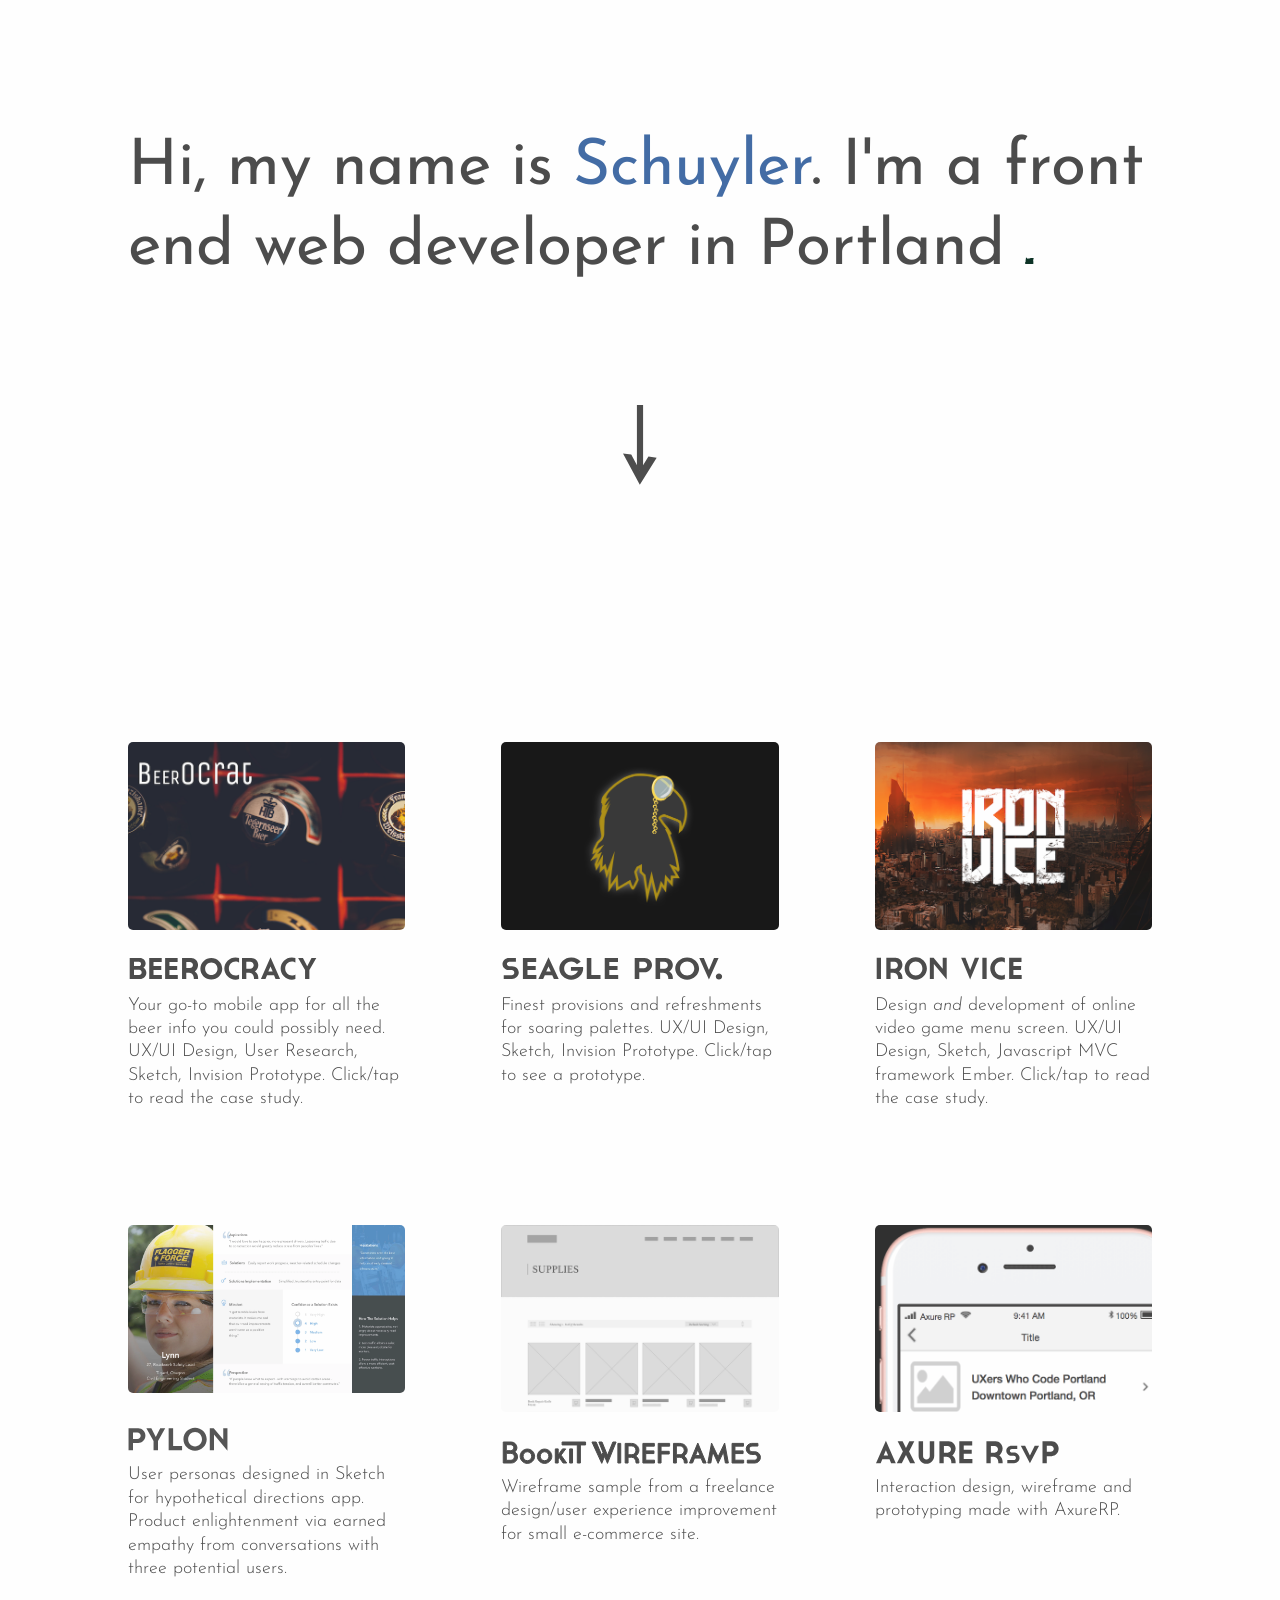
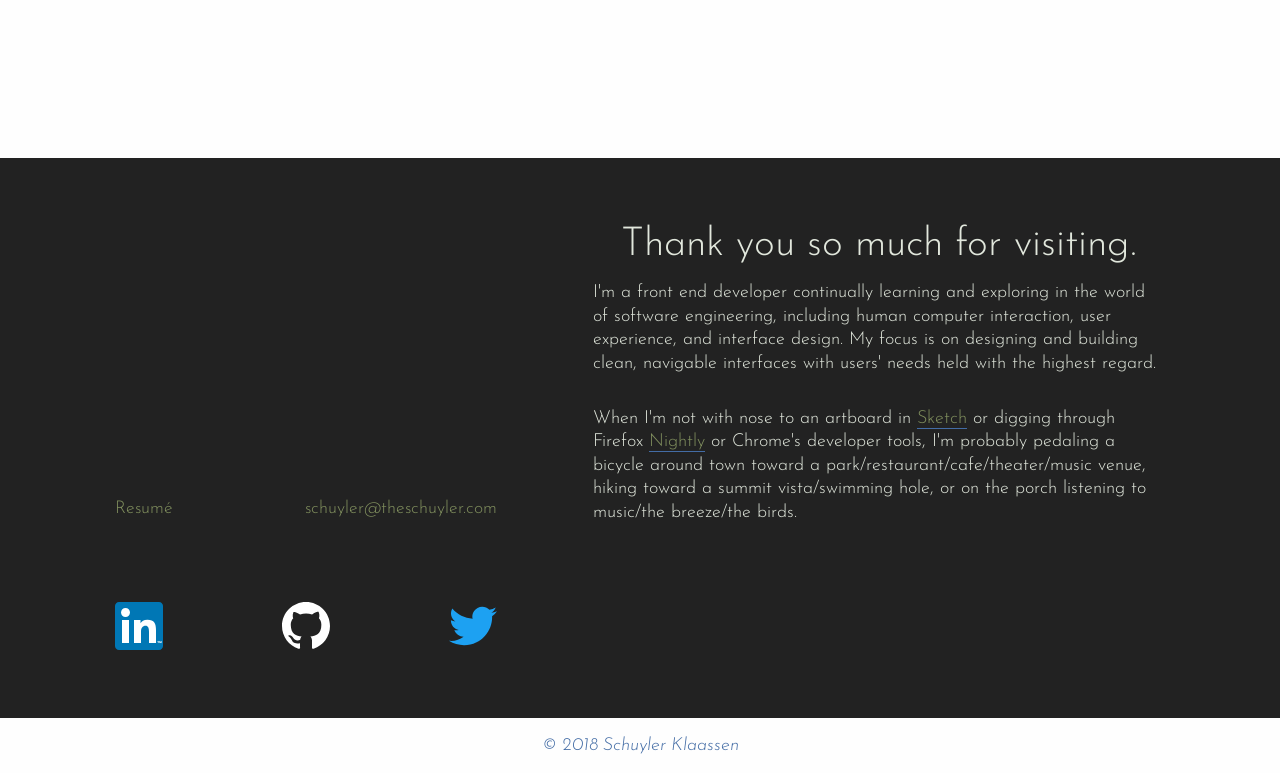
<file: index.html>
<!DOCTYPE html>
<html lang="en">

<head>
    <meta charset="utf-8">
    <meta http-equiv="x-ua-compatible" content="ie=edge">
    <meta name="viewport" content="width=device-width, initial-scale=1">
    <title>Schuyler Klaassen</title>
    <meta name="description" content="Personal portfolio website of Schuyler Klaassen">

    <link rel="stylesheet" type="" href="styles/css/new_home.css">
    
    <script src="https://cdnjs.cloudflare.com/ajax/libs/jquery/2.1.3/jquery.min.js"></script>
    
</head>

<body>
    <main>

        <section id="intro">

            <h1>Hi,&nbsp;my&nbsp;name is <abbr title='✌ SKY - LER ✌'>Schuyler</abbr>.<span id="dot" aria-hidden="true">.<br></span> I'm a front end web developer in Portland<span class="period" aria-hidden="true" alt="Here be extraneous content in the form of the outline of Oregon as a period/full-stop">
                    <svg width="9px" height="7px" viewBox="0 0 9 7" version="1.1" xmlns="http://www.w3.org/2000/svg" xmlns:xlink="http://www.w3.org/1999/xlink"><g id="Page-1" stroke="none" stroke-width="1" fill="none" fill-rule="evenodd"><g id="oregon" fill="#0D3326"><path d="M1.64315501,0.711478099 C1.67371301,0.683824098 1.68585701,0.683692098 1.73289302,0.710576099 C1.76281302,0.727648099 1.81979302,0.7588661 1.85948102,0.7799421 C1.90189702,0.802448101 1.93718502,0.841388101 1.94501702,0.874344102 C1.95236502,0.905210103 1.96576302,0.940344104 1.97478302,0.952444104 C2.01563702,1.0071361 2.02151102,1.12026011 1.98633302,1.17396211 C1.94686502,1.23419811 1.95852502,1.27597611 2.01218302,1.26653811 C2.05972502,1.25815611 2.07457502,1.31212211 2.02947502,1.32941411 C1.98514502,1.34644211 1.82029902,1.30004411 1.82029902,1.27056411 C1.82029902,1.25894811 1.78811302,1.25078611 1.74879902,1.25243611 C1.75955702,1.27093811 1.79739702,1.28939611 1.81444702,1.30644611 C1.83149702,1.32349611 1.85959102,1.33744411 1.87686102,1.33744411 C1.89773902,1.33744411 1.90829902,1.36177611 1.90829902,1.40986811 C1.90829902,1.46662811 1.92968302,1.50328012 2.00729902,1.57944412 C2.06174902,1.63288212 2.10581502,1.66711412 2.10522102,1.65552012 C2.10462702,1.64392612 2.06509302,1.59484412 2.01737502,1.54644412 C1.91395302,1.44154811 1.90053302,1.35944411 1.98677302,1.35944411 C2.03950702,1.35944411 2.04280702,1.36553811 2.03627302,1.45118411 L2.02929902,1.54292412 L2.12352502,1.54813812 C2.17535702,1.55099812 2.24184103,1.56912612 2.27125503,1.58839812 C2.30069103,1.60767012 2.36411703,1.62344412 2.41223103,1.62344412 C2.46034503,1.62344412 2.50581903,1.63334412 2.51329903,1.64544412 C2.53268103,1.67679412 2.62688503,1.67263612 2.70797704,1.63684212 C2.79397504,1.59889212 2.96152704,1.53544412 2.97573904,1.53544412 C2.98154704,1.53544412 2.98629904,1.56903812 2.98629904,1.61009012 C2.98629904,1.65829212 2.99879504,1.68953212 3.02158704,1.69826612 C3.04171704,1.70601012 3.05146304,1.72589812 3.04426904,1.74462012 C3.03731704,1.76274812 3.04378504,1.77744412 3.05870104,1.77744412 C3.07355104,1.77744412 3.09808104,1.79724412 3.11319505,1.82144412 C3.12830905,1.84564412 3.15297105,1.86513612 3.16797505,1.86478412 C3.18300105,1.86441012 3.17798505,1.85402612 3.15679905,1.84168412 C3.13561305,1.82934212 3.11829905,1.80727612 3.11829905,1.79262412 C3.11829905,1.77797212 3.09495704,1.74081412 3.06642304,1.71005812 C2.94914104,1.58358012 2.99490104,1.41605011 3.14366505,1.42724811 C3.18416705,1.43030611 3.25896705,1.42540011 3.30987505,1.41633611 C3.46429305,1.38890211 3.49229905,1.40909811 3.49229905,1.54791812 C3.49229905,1.61365412 3.48239905,1.66744412 3.47029905,1.66744412 C3.45725305,1.66744412 3.44829905,1.74811812 3.44829905,1.86544412 L3.44829905,2.06344413 L3.33898105,2.06344413 C3.24499705,2.06344413 3.23135705,2.05805413 3.24165305,2.02494413 C3.21509905,2.04639413 3.21003905,2.07367413 3.21749705,2.08577413 C3.22497705,2.09787413 3.21560505,2.11369213 3.19668505,2.12095213 C3.17778705,2.12821213 3.16229905,2.14845213 3.16229905,2.16594213 C3.16229905,2.18701813 3.17934905,2.17931813 3.21294305,2.14306213 C3.24924305,2.10390213 3.29137305,2.08641213 3.36144305,2.08141813 L3.45929905,2.07444413 L3.46565705,1.88194412 C3.46915505,1.77608012 3.48151905,1.68944412 3.49315705,1.68944412 C3.50479505,1.68944412 3.51429905,1.63519212 3.51429905,1.56886212 C3.51429905,1.40021011 3.69841706,1.37389811 3.74094306,1.53647812 C3.75546306,1.59202812 3.81046306,1.59128012 3.86695906,1.53478412 C3.89718706,1.50455612 3.93095706,1.49329212 3.97145906,1.49998012 C4.00437106,1.50539212 4.03873507,1.51065012 4.04779907,1.51164012 C4.05686307,1.51263012 4.06429907,1.54345212 4.06429907,1.58012612 C4.06429907,1.62036412 4.07796107,1.65206612 4.09875107,1.66005212 C4.12510707,1.67017212 4.13047507,1.69448212 4.12158707,1.76384812 L4.11001507,1.85444412 L4.13419307,1.76835812 C4.15489507,1.69465812 4.15295907,1.67833412 4.12068507,1.65475012 C4.01603106,1.57821212 4.24135507,1.35359211 4.38054907,1.39567811 C4.41115107,1.40494011 4.41715707,1.40043011 4.40382507,1.37829811 C4.46524907,1.41286011 4.47343307,1.43615811 4.43488907,1.41235411 C4.44971707,1.46172211 4.81713908,1.39286211 4.86985108,1.33462811 C4.89035508,1.31196811 4.92108908,1.29344411 4.93816108,1.29344411 C4.95523308,1.29344411 4.99080709,1.28134411 5.01725109,1.26656011 C5.08118309,1.23078811 5.24882309,1.18562211 5.32219309,1.18441211 C5.35585309,1.18386211 5.39829109,1.16221411 5.4211931,1.13394411 C5.4476591,1.10127411 5.4874791,1.08343211 5.5382991,1.08149611 C5.5806491,1.07986811 5.6845991,1.07304811 5.7692991,1.06633811 C5.8539991,1.05962811 5.93429911,1.05353411 5.94771911,1.05278611 C5.96116111,1.05203811 6.00793311,1.02715611 6.05166911,0.997478105 C6.12840511,0.945404104 6.14886511,0.942984104 6.63774912,0.928090103 L7.14429913,0.912668103 L7.14729113,0.965556104 C7.17193113,0.907322103 7.22275113,0.901184103 7.80346315,0.893066103 C8.27373516,0.886466102 8.27573716,0.886642102 8.30042116,0.935790103 C8.31406116,0.962938104 8.34164916,1.0033081 8.36175716,1.02552811 C8.38184316,1.04772611 8.39829916,1.07751411 8.39829916,1.09168211 C8.39829916,1.11542011 8.40764916,1.11953411 8.47780716,1.12661811 C8.49129316,1.12798211 8.51604316,1.14025811 8.53280716,1.15389811 C8.54959316,1.16753811 8.58204316,1.18225611 8.60494516,1.18656811 C8.64456716,1.19407011 8.66568717,1.21954611 8.69356117,1.29344411 C8.70042517,1.31159411 8.71826717,1.34353811 8.73320517,1.36441611 C8.75533717,1.39532611 8.75331317,1.41437811 8.72235917,1.46680411 C8.70141517,1.50224612 8.68429917,1.54516812 8.68429917,1.56221812 C8.68429917,1.57926812 8.66126517,1.64207812 8.63310516,1.70183012 C8.60494516,1.76156012 8.56950316,1.86984412 8.55436716,1.94244413 C8.50110516,2.19775413 8.42185412,2.24378046 8.42968612,2.29209246 C8.44557012,2.38994847 8.33997716,2.65885214 8.26240516,2.69420614 C8.22430116,2.71156414 8.19715316,2.76011814 8.15856515,2.87990815 C8.12983315,2.96911815 8.09164115,3.06453215 8.07366715,3.09194415 C8.03582715,3.14969415 8.01846915,3.31124015 8.04812515,3.32956616 C8.08143315,3.35015816 8.07087315,3.40544416 8.03360515,3.40544416 C7.94417515,3.40544416 8.13498115,3.51746816 8.23193516,3.52189016 C8.29868316,3.52492616 8.33203516,3.53627816 8.33214516,3.55601216 C8.33223316,3.57227016 8.35141716,3.59055216 8.37478116,3.59666816 C8.42095916,3.60874616 8.41332516,3.66673816 8.36144916,3.69804416 C8.32649116,3.71914216 8.32286116,3.79301817 8.35579516,3.81336817 C8.36873116,3.82135417 8.37233916,3.84421217 8.36382516,3.86416617 C8.35531116,3.88412017 8.34961316,3.92317017 8.35115316,3.95095617 C8.35271516,3.97874217 8.34021916,4.02329217 8.32338916,4.04995617 C8.29707716,4.09169017 8.30204916,4.28964618 8.35907316,5.4691102 C8.39550516,6.22296222 8.42007916,6.84499023 8.41367716,6.85139223 C8.40727516,6.85779423 8.22546716,6.87165423 8.00966915,6.88217023 C7.79387115,6.89270823 7.51088514,6.90692023 7.38079914,6.91376223 L7.14429913,6.92623623 L7.14302313,6.74434023 C7.14234113,6.64428423 7.13398113,6.52284422 7.12447713,6.47444422 C7.11424713,6.42230422 7.11156313,6.49525622 7.11787713,6.65345823 L7.12854713,6.92049423 L6.75692312,6.93387023 C6.55252112,6.94124023 6.26403511,6.95164623 6.11579911,6.95701423 C5.91694111,6.96418623 5.8462111,6.95989623 5.8459691,6.94060223 C5.8179851,6.95730023 5.5662171,6.96693623 4.96079909,6.97274423 L4.10829907,6.98095023 L2.52429903,6.94286823 L2.52033903,6.84065623 L2.51637903,6.73844423 L2.50812903,6.84294423 L2.49987903,6.94744423 L2.08616902,6.94744423 C1.85862302,6.94744423 1.62683101,6.94119623 1.57106101,6.93354023 L1.46968501,6.91965823 L1.46268901,6.67504023 L1.45571501,6.43044422 L1.45100701,6.68967023 L1.44629901,6.94891823 L1.121799,6.93422223 C0.940100998,6.92599423 0.783328995,6.90872423 0.765574994,6.89499623 C0.767598994,6.92645623 0.737040994,6.92966823 0.56799299,6.92036223 C0.330238985,6.90727223 0.228180983,6.84103023 0.207984982,6.68665623 C0.202220982,6.64254623 0.184664982,6.54447023 0.168978981,6.46874622 C0.142446981,6.34061822 0.143348981,6.32891422 0.182046982,6.30062222 C0.217136982,6.27497022 0.219094982,6.26474022 0.194652982,6.23528222 C0.173554981,6.20985022 0.171464981,6.18378022 0.186974982,6.13929622 C0.216432982,6.05477221 0.195620982,5.94004221 0.13272298,5.84029421 C0.0452949786,5.70165021 0.0393989784,5.66889221 0.0854229794,5.5779442 C0.163258981,5.4241862 0.452448987,5.4995142 0.438896987,5.67001421 C0.437400987,5.68895621 0.441316987,5.75570421 0.447608987,5.81833821 L0.459070988,5.93223221 L0.540184989,5.92068221 C0.58997099,5.91357621 0.643848992,5.88524021 0.679686992,5.84729021 C0.711784993,5.81330021 0.756334994,5.78078421 0.778686994,5.77502021 C0.806230995,5.76791421 0.799850995,5.76373421 0.758798994,5.76199621 C0.720694993,5.76039021 0.698298993,5.77073021 0.698298993,5.78991421 C0.698298993,5.82764421 0.618790991,5.88099421 0.540778989,5.89562421 C0.478672988,5.90726221 0.433902987,5.77744021 0.468706988,5.68669021 C0.498076988,5.6101742 0.354922985,5.4734442 0.245450983,5.4734442 C0.13300898,5.4734442 0.136242981,5.4842902 0.189680982,5.2860042 C0.212450982,5.2015462 0.237376983,5.10520819 0.245098983,5.07194419 C0.254558983,5.03117819 0.273258983,5.01144419 0.302452984,5.01144419 C0.336178985,5.01144419 0.348982985,4.99140219 0.360246985,4.92091419 C0.371356986,4.85150419 0.379364986,4.83867819 0.394610986,4.86591419 C0.431196987,4.93132019 0.507624989,4.91112419 0.489122988,4.84094419 C0.480366988,4.80765819 0.471852988,4.76275619 0.470246988,4.74110819 C0.468618988,4.71948219 0.455154987,4.69429218 0.440326987,4.68514018 C0.400088986,4.66032418 0.447036987,4.50621418 0.495832988,4.50289218 C0.463954988,4.48221218 0.461006988,4.47176218 0.479772988,4.43671618 C0.504082988,4.39126418 0.679598992,4.39498218 0.730198993,4.44201818 C0.760954994,4.47059618 0.786298995,4.46569018 0.786298995,4.43112818 C0.786298995,4.39168218 0.740076994,4.35419418 0.680148992,4.34504218 C0.493258988,4.31653018 0.474800988,4.14924217 0.656366992,4.12953017 L0.775298994,4.11661617 L0.658258992,4.11303017 C0.543704989,4.10951017 0.479222988,4.01114817 0.59080699,4.01011417 C0.627722991,4.00976217 0.698298993,3.96083417 0.698298993,3.93557817 C0.698298993,3.92761417 0.670490992,3.91058617 0.636522991,3.89778217 L0.57474699,3.87446217 L0.59564699,3.69494216 L0.616546991,3.51544416 L0.706922993,3.51159416 L0.797298995,3.50776616 L0.701598993,3.49923016 C0.615490991,3.49155216 0.607174991,3.48587616 0.618790991,3.44258016 C0.625896991,3.41609216 0.631836991,3.37713016 0.631990991,3.35594416 C0.632166991,3.33478016 0.639734991,3.31861016 0.648798992,3.32004016 C0.745774994,3.33535216 0.765860994,3.29700615 0.696956993,3.22810215 C0.640284991,3.17143015 0.647698992,3.08644415 0.709298993,3.08644415 C0.760932994,3.08644415 0.808298995,3.05949415 0.808298995,3.03014615 C0.808298995,3.01875015 0.793448995,3.00944415 0.775298994,3.00944415 C0.757148994,3.00944415 0.742298994,2.99884015 0.742298994,2.98588215 C0.742298994,2.97290215 0.729054993,2.94905415 0.712862993,2.93286215 C0.674802992,2.89482415 0.686682992,2.66745414 0.730154993,2.60108014 C0.747468994,2.57465814 0.756136994,2.53200014 0.749404994,2.50628214 C0.725688993,2.41555414 0.796550995,2.34944413 0.917550997,2.34944413 L1.025769,2.34944413 L1.034195,2.44294414 C1.041499,2.52403614 1.043127,2.51965814 1.046449,2.40994414 C1.049419,2.31252813 1.042995,2.28344413 1.018509,2.28344413 C0.996398999,2.28344413 0.984188999,2.25161013 0.978468999,2.17894413 L0.970218999,2.07444413 L0.966258999,2.18833813 C0.963068998,2.28034213 0.969690999,2.30414613 1.000799,2.31228613 C1.021963,2.31780813 0.976752999,2.32348413 0.900324997,2.32489213 C0.751692994,2.32762013 0.732772993,2.29552213 0.822532995,2.19302413 C0.844906996,2.16746013 0.847854996,2.14262213 0.833114996,2.10385813 C0.820112995,2.06962613 0.820772995,2.03570213 0.834940996,2.01038013 C0.849768996,1.98387013 0.849878996,1.95463213 0.835248996,1.92253412 C0.819408995,1.88775212 0.821542995,1.86317812 0.842970996,1.83389612 C0.863848996,1.80531812 0.866202996,1.78142612 0.850934996,1.75289212 C0.834346996,1.72189412 0.836282996,1.71511812 0.859272996,1.72394012 C0.902040997,1.74035212 0.948790998,1.67620012 0.928286998,1.62923012 C0.918980997,1.60789012 0.913348997,1.57808012 0.915790997,1.56294412 C0.918232997,1.54780812 0.903866997,1.53544412 0.883868997,1.53544412 C0.839186996,1.53544412 0.859250996,1.42487211 0.909058997,1.39684411 C0.953828998,1.37163211 0.947580998,1.32087811 0.896298997,1.29344411 C0.837756996,1.26211611 0.840462996,1.22817011 0.901798997,1.22445211 L0.951298998,1.22146011 L0.901446997,1.21186811 C0.843894996,1.20082411 0.834170996,1.01437411 0.886750997,0.930444103 C0.905626997,0.900326103 0.909102997,0.853488102 0.897794997,0.7819441 C0.878610997,0.660570097 0.879358997,0.659954097 0.957590998,0.732510099 C1.044117,0.812722101 1.105475,0.7558521 1.040707,0.655444097 C1.096103,0.690820098 1.192441,0.683252098 1.251357,0.634170097 C1.31704901,0.579456096 1.30523501,0.576684096 1.38986901,0.666444098 C1.46983901,0.751232099 1.57799101,0.7704601 1.64315501,0.711478099 Z"id="Shape"></path></g></g></svg></span>
            </h1>
            <div class="chevron hop">
                <img src="img/ArrowJosefin2.svg" alt="">
            </div>

        </section>

        <section id="work">

            <article class="tile">
                <a class="project" href="beerocrat-casestudy.html" target="_blank">
                    <img class="card" src="img/beerocrat-search-page.png" alt="Beerocrat mobile app design Sketch Invision Prototype">

                    <div class="svg-title beer"></div>
                    
                    <p class="desc">Your go-to mobile app for all the beer info you could possibly need. UX/UI Design, User Research,
                        Sketch, Invision Prototype. Click/tap to read the case study.</p>
                </a>
            </article>

            <article class="tile">
                <a class="project" href="https://invis.io/PED0DJARA" target="_blank">
                    
                    <img class="card" src="img/Seagle_noeye_logo.png" alt="Seagle Food Shop, Caterer">
                    
                    <div class="svg-title seagle"></div>

                    <p class="desc">Finest provisions and refreshments for soaring palettes. UX/UI Design, Sketch, Invision Prototype.
                    Click/tap to see a prototype.</p>
                    
                </a>
                <!-- <a class="link" href="seagle-flow.html" target="_blank">User Flow</a> -->

            </article>

            <article class="tile">

                <a class="project" href="ironvice-casestudy.html" target="_blank">
                    <img class="card" src="img/IronViceWebsite.png" alt="Iron Vice Intro .png Javascript MVC Ember">
                    
                    <div class="svg-title ironvice"></div>
                    
                    <p class="desc">Design <i>and</i> development of online video game menu screen. UX/UI Design, Sketch, Javascript MVC framework Ember. Click/tap to read the case study.</p>
                </a>
            </article>
            
            <article class="tile" id="page">
                <a id="modal_open" class="project" data-action="modal-open">
                    <picture>
                        <source class="card" srcset="img/Persona-Lynn90.webp" type="image/webp" />
                        <source class="card" srcset="img/Persona-Lynn90.jpg" type="image/jpeg" />
                        <img class="card" src="img/Persona-Lynn90.jpg" alt="card cover image for pylon app user personas modal." />
                    </picture>
                    <div class="svg-title pylon"></div>

                    <p class="desc">User personas designed in Sketch for hypothetical directions app. Product enlightenment via earned empathy from conversations with three potential users.</p>
                </a>
            </article>
            
            <article class="tile" id="page2">
                <a id="modal_open2" class="project" data-action="modal-open">
                        <img class="card" src="img/supplies-wireframe-tile.png" alt="card cover image for Supplies wireframe" />
                    <div class="svg-title wireframe"></div>

                    <p class="desc">Wireframe sample from a freelance design/user experience improvement for small e-commerce site.</p>
                </a>
            </article>

            <article class="tile">
                
                <a class="project" href="rsvp.html" target="_blank">
                    <img class="card" src="img/axure-iphone.png" alt="Screenshot of wireframe, prototype example in Axure RP">
            
                    <div class="svg-title axure"></div>
            
                    <p class="desc">Interaction design, wireframe and prototyping made with AxureRP.<br><br></p>
                </a>
            </article>

            <div id="lightbox" class="modal-overlay" aria-hidden="true" aria-labelledby="modal_title" role="dialog">


                <div class="bxslider" id="modal_holder">
                    <h3 id="modal_title">User Personas - Pylon</h3>
                    <picture class="lynn">
                        <source srcset="img/Persona-Lynn90.webp" type="image/webp"/> 
                        <source srcset="img/Persona-Lynn90.jpg" type="image/jpeg"/> 
                        <img src="img/Persona-Lynn90.jpg" alt="card cover image for pylon app user personas modal." />
                    </picture>
                    <hr>
                    <picture class="amanda">
                        <source srcset="img/Persona-Amanda90.webp" type="image/webp" />
                        <source srcset="img/Persona-Amanda90.jpg" type="image/jpeg" />
                        <img src="img/Persona-Amanda90.jpg" alt="">
                    </picture>
                    <hr>
                    <picture class="walter">
                        <source srcset="img/Persona-Walter90.webp" type="image/webp" />
                        <source srcset="img/Persona-Walter90.jpg" type="image/jpeg" />
                        <img src="img/Persona-Walter90.jpg" alt="">
                    </picture>
                    
                    <button class="btn-close" id="modal_close" type="button" aria-label="close">
                        &times;
                    </button>
                </div>
            </div>
            
            <div id="lightbox2" class="modal-overlay" aria-hidden="true" aria-labelledby="modal_title" role="dialog">


                <div class="bxslider" id="modal_holder2">
                    <h3 id="modal_title">Wireframes</h3>
                    <picture class="lynn">
                        <img src="img/supplies-page-wireframe.png" alt="" />
                    </picture>
                    <hr>
                    <picture class="amanda">
                        <img src="img/supplies-detail-page-wireframe.png" alt="">
                    </picture>
                    
                    <button class="btn-close" id="modal_close2" type="button" aria-label="close">
                        &times;
                    </button>
                </div>
            </div>
            
        </section>

        <section id="info">

            <div class="info-container">
                <article class="contact_info">
    
                    <div class="self" title="So meta, dog">
                    </div>
    
                    <div class="access">
    
                        <a target="_blank" class="personal" href="img/SchuylerKlaassen.pdf">Resumé</a>
    
                        <a class="personal" href="mailto:schuyler@theschuyler.com">schuyler@theschuyler.com</a>
                    </div>
    
                    <div class="icon-row">
    
                        <a class="social" title="Linkedin Account" href="https://www.linkedin.com/in/schuylermarinus/">
                            <div class="logo linkedin"></div>
                        </a>
                        <a class="social" title="Github Account" href="https://github.com/schuylermk ">
                            <div class="logo github"></div>
                        </a>
    
                        <a class="social" title="Twitter Profile" href="https://twitter.com/OrenNorwalk">
                            <div class="logo twitter"></div>
                        </a>
    
                        <!-- <a class="social" title="Medium bookmarked articles" href="https://medium.com/@schuylermk/has-recommended">
                            <div class="logo medium"></div>
                        </a>
     -->
                    </div>
                </article>
    
                <article class="statement">
    
                    <h3>Thank you so much for visiting.</h3>
    
                    <p>I'm a front end developer continually learning and exploring in the world of software engineering, including human computer interaction, user experience, and interface design. My focus is
                        on designing and building clean, navigable interfaces with users' needs held with the highest regard.</p>
    
                    <p>When I'm not with nose to an artboard in
                        <a class="product sketch" target="_blank" href="https://www.sketchapp.com/features/">Sketch</a> or digging through Firefox
                        <a class="product nightly" target="_blank" href="https://www.mozilla.org/en-US/firefox/channel/desktop/#nightly">Nightly</a> or Chrome's developer tools, I'm probably pedaling a bicycle around town toward a park/restaurant/cafe/theater/music
                        venue, hiking toward a summit vista/swimming hole, or on the porch listening to music/the breeze/the
                        birds.
                    </p>
    
                    <!--<h3>Writing</h3>-->
                </article>
            </div>

        </section>

        <footer>
            <a href="#">
                <i>&copy; 2018 Schuyler Klaassen</i>
            </a>
        </footer>
    </main>
    <script src="scripts/script.js"></script>
</body>

</html>
</file>
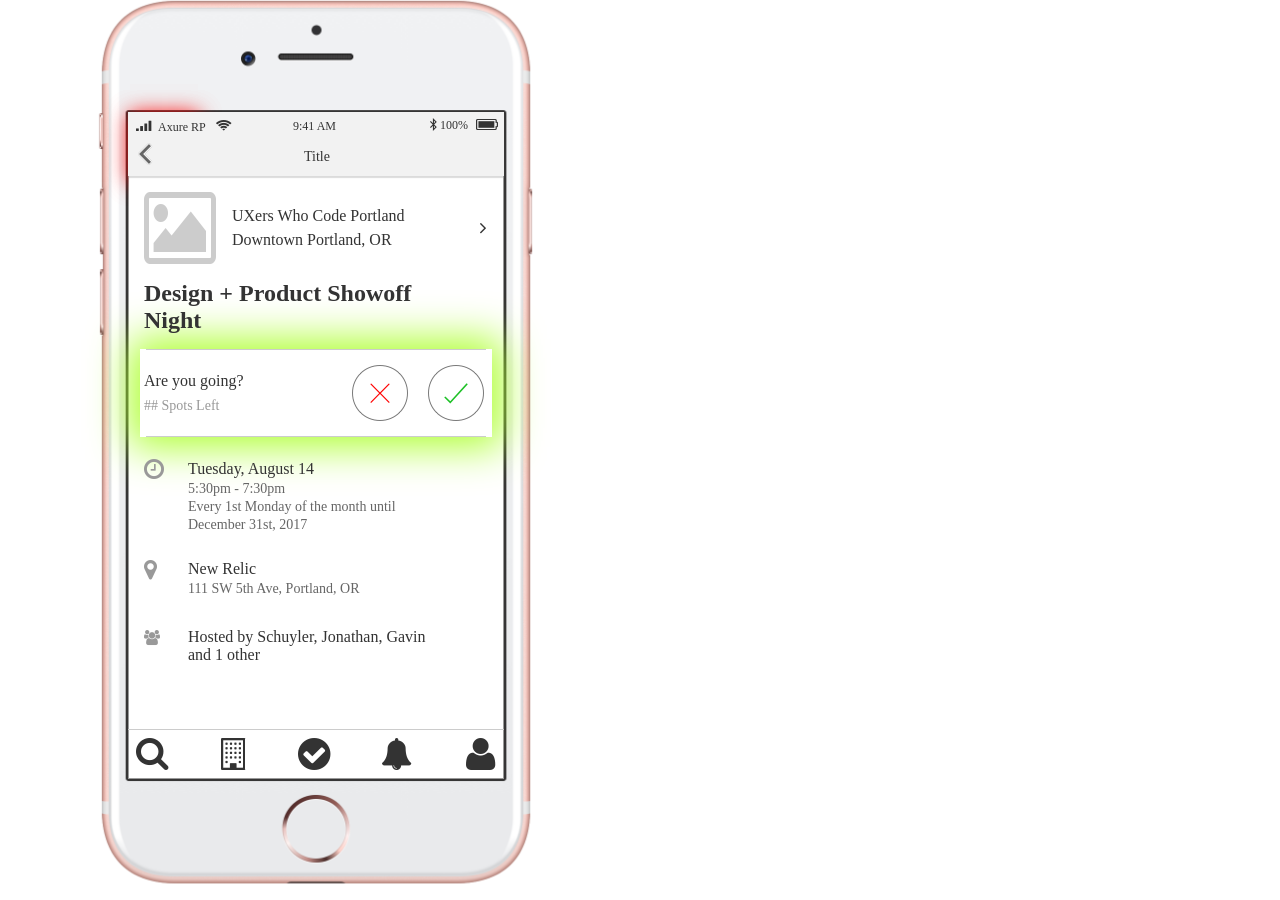
<file: rsvp.html>
﻿<!DOCTYPE html>
<html>
  <head>
    <title>RSVP</title>
    <meta http-equiv="X-UA-Compatible" content="IE=edge"/>
    <meta http-equiv="content-type" content="text/html; charset=utf-8"/>
    <meta name="viewport" content="width=device-width, initial-scale=1.0"/>
    <link href="uxwc/data/startup-iphone.png" rel="apple-touch-startup-image" media="screen and (max-device-width: 320px)"/>
    <link href="uxwc/resources/css/axure_rp_page.css" type="text/css" rel="stylesheet"/>
    <link href="uxwc/data/styles1.css" type="text/css" rel="stylesheet"/>
    <link href="uxwc/files/rsvp/bigstyles.css" type="text/css" rel="stylesheet"/>
    <script src="uxwc/resources/scripts/jquery-1.7.1.min.js"></script>
    <script src="uxwc/resources/scripts/jquery-ui-1.8.10.custom.min.js"></script>
    <script src="uxwc/resources/scripts/prototypePre.js"></script>
    <script src="uxwc/data/document.js"></script>
    <script src="uxwc/resources/scripts/prototypePost.js"></script>
    <script src="uxwc/files/rsvp/data.js"></script>
    <script type="text/javascript">
      $axure.utils.getTransparentGifPath = function() { return 'resources/images/transparent.gif'; };
      $axure.utils.getOtherPath = function() { return 'resources/Other.html'; };
      $axure.utils.getReloadPath = function() { return 'https://3g6b41.axshare.com/#g=1&p=rsvp'; };
    </script>
  </head>
  <body>
    <div id="base" class="">
      <div class="iphone">
      <!-- Unnamed (Dynamic Panel) -->
      <div id="u0" class="ax_default">
        <div id="u0_state0" class="panel_state" data-label="State1" style="">
          <div id="u0_state0_content" class="panel_state_content">
            
            <!-- RSVP Confirmation (Group) -->
            <div id="u1" class="ax_default" data-label="RSVP Confirmation" data-left="0" data-top="0" data-width="376" data-height="667">
              
              <!-- 🔴 No Modal (Group) -->
              <div id="u2" class="ax_default" data-label="🔴 No Modal" data-left="0" data-top="0" data-width="376" data-height="667">
                
                <!-- Modal bg (Rectangle) -->
                
                <div id="u3" class="ax_default box_1" data-label="Modal bg">
                  <div id="u3_div" class=""></div>
                </div>

                <!-- Cancel Modal X (Group) -->
                <div id="u4" class="ax_default" data-label="Cancel Modal X" data-left="8" data-top="8" data-width="48" data-height="48">

                  <!-- Unnamed (Rectangle) -->
                  <div id="u5" class="ax_default box_1">
                    <div id="u5_div" class=""></div>
                  </div>

                  <!-- Unnamed (Shape) -->
                  <div id="u6" class="ax_default icon">
                    <img id="u6_img" class="img " src="uxwc/images/rsvp/u6.png"/>
                  </div>
                </div>

                <!-- Modal Content (Group) -->
                <div id="u7" class="ax_default" data-label="Modal Content" data-left="20" data-top="266" data-width="336" data-height="296">

                  <!-- Unnamed (Rectangle) -->
                  <div id="u8" class="ax_default box_1">
                    <div id="u8_div" class=""></div>
                  </div>

                  <!-- Add to Calendar (Group) -->
                  <div id="u9" class="ax_default" data-label="Add to Calendar" data-left="20" data-top="488" data-width="336" data-height="72">

                    <!-- Add to calendar (Rectangle) -->
                    <div id="u10" class="ax_default box_2" data-label="Add to calendar">
                      <div id="u10_div" class=""></div>
                    </div>

                    <!-- Unnamed (Rectangle) -->
                    <div id="u11" class="ax_default _14_medium_dim">
                      <div id="u11_div" class=""></div>
                      <div id="u11_text" class="text ">
                        <p><span>Go to calendar</span></p>
                      </div>
                    </div>
                  </div>

                  <!-- Unnamed (Rectangle) -->
                  <div id="u12" class="ax_default heading_5">
                    <div id="u12_div" class=""></div>
                    <div id="u12_text" class="text ">
                      <p><span>Future Event Dates</span></p>
                    </div>
                  </div>

                  <!-- RSVP Details (Group) -->
                  <div id="u13" class="ax_default" data-label="RSVP Details" data-left="92" data-top="320" data-width="186" data-height="88">

                    <!-- Click below (Rectangle) -->
                    <div id="u14" class="ax_default _14_medium_dim" data-label="Click below">
                      <div id="u14_div" class=""></div>
                      <div id="u14_text" class="text ">
                        <p><span>Click below for future events!</span></p>
                      </div>
                    </div>

                    <!-- Maybe next time (Rectangle) -->
                    <div id="u15" class="ax_default label" data-label="Maybe next time">
                      <div id="u15_div" class=""></div>
                      <div id="u15_text" class="text ">
                        <p><span>Maybe next time around...</span></p>
                      </div>
                    </div>

                    <!-- You've Declined (Rectangle) -->
                    <div id="u16" class="ax_default _20_bold_dark" data-label="You've Declined">
                      <div id="u16_div" class=""></div>
                      <div id="u16_text" class="text ">
                        <p><span>You've Declined.</span></p>
                      </div>
                    </div>
                  </div>
                </div>

                <!-- Avatar (Group) -->
                <div id="u17" class="ax_default" data-label="Avatar" data-left="156" data-top="234" data-width="64" data-height="64">

                  <!-- Unnamed (Ellipse) -->
                  <div id="u18" class="ax_default ellipse">
                    <img id="u18_img" class="img " src="uxwc/images/rsvp/u18.png"/>
                  </div>

                  <!-- Unnamed (Shape) -->
                  <div id="u19" class="ax_default icon">
                    <img id="u19_img" class="img " src="uxwc/images/rsvp/u19.png"/>
                  </div>
                </div>

                <!-- Label ⚔️ Declined (Group) -->
                <div id="u20" class="ax_default" data-label="Label ⚔️ Declined" data-left="198" data-top="276" data-width="32" data-height="32">

                  <!-- Unnamed (Ellipse) -->
                  <div id="u21" class="ax_default ellipse">
                    <img id="u21_img" class="img " src="uxwc/images/rsvp/u21.png"/>
                  </div>

                  <!-- Unnamed (Shape) -->
                  <div id="u22" class="ax_default icon">
                    <img id="u22_img" class="img " src="uxwc/images/rsvp/u22.png"/>
                  </div>
                </div>
              </div>

              <!-- ✅✅ Confirm Modal (Group) -->
              <div id="u23" class="ax_default" data-label="✅✅ Confirm Modal" data-left="0" data-top="0" data-width="376" data-height="667">

                <!-- Modal bg (Rectangle) -->
                <div id="u24" class="ax_default box_1" data-label="Modal bg">
                  <div id="u24_div" class=""></div>
                </div>

                <!-- Cancel Modal X (Group) -->
                <div id="u25" class="ax_default" data-label="Cancel Modal X" data-left="8" data-top="8" data-width="48" data-height="48">

                  <!-- Unnamed (Rectangle) -->
                  <div id="u26" class="ax_default box_1">
                    <div id="u26_div" class=""></div>
                  </div>

                  <!-- Unnamed (Shape) -->
                  <div id="u27" class="ax_default icon">
                    <img id="u27_img" class="img " src="uxwc/images/rsvp/u6.png"/>
                  </div>
                </div>

                <!-- Unnamed (Group) -->
                <div id="u28" class="ax_default" data-left="20" data-top="266" data-width="336" data-height="296">

                  <!-- Unnamed (Rectangle) -->
                  <div id="u29" class="ax_default box_1">
                    <div id="u29_div" class=""></div>
                  </div>

                  <!-- Add to Calendar (Group) -->
                  <div id="u30" class="ax_default" data-label="Add to Calendar" data-left="20" data-top="488" data-width="336" data-height="72">

                    <!-- Add to calendar (Rectangle) -->
                    <div id="u31" class="ax_default box_2" data-label="Add to calendar">
                      <div id="u31_div" class=""></div>
                    </div>

                    <!-- Unnamed (Rectangle) -->
                    <div id="u32" class="ax_default _14_medium_dim">
                      <div id="u32_div" class=""></div>
                      <div id="u32_text" class="text ">
                        <p><span>Add to calendar</span></p>
                      </div>
                    </div>
                  </div>

                  <!-- Unnamed (Rectangle) -->
                  <div id="u33" class="ax_default heading_5">
                    <div id="u33_div" class=""></div>
                    <div id="u33_text" class="text ">
                      <p><span>Invite a Friend!</span></p>
                    </div>
                  </div>

                  <!-- RSVP Details (Group) -->
                  <div id="u34" class="ax_default" data-label="RSVP Details" data-left="86" data-top="320" data-width="204" data-height="88">

                    <!-- Unnamed (Rectangle) -->
                    <div id="u35" class="ax_default _14_medium_dim">
                      <div id="u35_div" class=""></div>
                      <div id="u35_text" class="text ">
                        <p><span>Aug. 14, 5:30pm</span></p>
                      </div>
                    </div>

                    <!-- Unnamed (Rectangle) -->
                    <div id="u36" class="ax_default label">
                      <div id="u36_div" class=""></div>
                      <div id="u36_text" class="text ">
                        <p><span>Design + Product Showoff Night</span></p>
                      </div>
                    </div>

                    <!-- Unnamed (Rectangle) -->
                    <div id="u37" class="ax_default _20_bold_dark">
                      <div id="u37_div" class=""></div>
                      <div id="u37_text" class="text ">
                        <p><span>You're Going!</span></p>
                      </div>
                    </div>
                  </div>
                </div>

                <!-- Avatar (Group) -->
                <div id="u38" class="ax_default" data-label="Avatar" data-left="156" data-top="234" data-width="64" data-height="64">

                  <!-- Unnamed (Ellipse) -->
                  <div id="u39" class="ax_default ellipse">
                    <img id="u39_img" class="img " src="uxwc/images/rsvp/u18.png"/>
                  </div>

                  <!-- Unnamed (Shape) -->
                  <div id="u40" class="ax_default icon">
                    <img id="u40_img" class="img " src="uxwc/images/rsvp/u19.png"/>
                  </div>
                </div>

                <!-- Check Going (Group) -->
                <div id="u41" class="ax_default" data-label="Check Going" data-left="198" data-top="276" data-width="32" data-height="32">

                  <!-- Unnamed (Ellipse) -->
                  <div id="u42" class="ax_default ellipse">
                    <img id="u42_img" class="img " src="uxwc/images/rsvp/u42.png"/>
                  </div>

                  <!-- Unnamed (Shape) -->
                  <div id="u43" class="ax_default icon">
                    <img id="u43_img" class="img " src="uxwc/images/rsvp/u43.png"/>
                  </div>
                </div>
              </div>

              <!-- Page bg  (Rectangle) -->
              <div id="u44" class="ax_default box_1" data-label="Page bg ">
                <img id="u44_img" class="img " src="uxwc/images/rsvp/page_bg__u44.png"/>
              </div>

              <!-- Bottom Navigation (Group) -->
              <div id="u45" class="ax_default" data-label="Bottom Navigation" data-left="0" data-top="617" data-width="376" data-height="50">

                <!-- Icons/Bottom Nav (Group) -->
                <div id="u46" class="ax_default" data-label="Icons/Bottom Nav" data-left="8" data-top="626" data-width="360" data-height="32">

                  <!-- Unnamed (Shape) -->
                  <div id="u47" class="ax_default icon">
                    <img id="u47_img" class="img " src="uxwc/images/rsvp/u47.png"/>
                  </div>

                  <!-- Unnamed (Shape) -->
                  <div id="u48" class="ax_default icon">
                    <img id="u48_img" class="img " src="uxwc/images/rsvp/u48.png"/>
                  </div>

                  <!-- Unnamed (Shape) -->
                  <div id="u49" class="ax_default icon">
                    <img id="u49_img" class="img " src="uxwc/images/rsvp/u49.png"/>
                  </div>

                  <!-- Unnamed (Shape) -->
                  <div id="u50" class="ax_default icon">
                    <img id="u50_img" class="img " src="uxwc/images/rsvp/u50.png"/>
                  </div>

                  <!-- Unnamed (Shape) -->
                  <div id="u51" class="ax_default icon">
                    <img id="u51_img" class="img " src="uxwc/images/rsvp/u51.png"/>
                  </div>
                </div>

                <!-- Bottom Nav (Rectangle) -->
                <div id="u52" class="ax_default box_2" data-label="Bottom Nav">
                  <div id="u52_div" class=""></div>
                </div>
              </div>

              <!-- GOING (Dynamic Panel) -->
              <div id="u53" class="ax_default" data-label="GOING">
                <div id="u53_state0" class="panel_state" data-label="State1" style="">
                  <div id="u53_state0_content" class="panel_state_content">

                    <!-- Going? (Group) -->
                    <div id="u54" class="ax_default" data-label="Going?" data-left="0" data-top="0" data-width="340" data-height="88">

                      <!-- Unnamed (Rectangle) -->
                      <div id="u55" class="ax_default flow_shape">
                        <div id="u55_div" class=""></div>
                      </div>

                      <!-- ✅ Check Button (Group) -->
                      <div id="u56" class="ax_default" data-label="✅ Check Button" data-left="284" data-top="16" data-width="56" data-height="56">

                        <!-- Unnamed (Ellipse) -->
                        <div id="u57" class="ax_default ellipse">
                          <img id="u57_img" class="img " src="uxwc/images/rsvp/u57.png"/>
                        </div>

                        <!-- Unnamed (Shape) -->
                        <div id="u58" class="ax_default icon">
                          <img id="u58_img" class="img " src="uxwc/images/rsvp/u58.png"/>
                        </div>
                      </div>

                      <!-- ⚔️ Button (Group) -->
                      <div id="u59" class="ax_default" data-label="⚔️ Button" data-left="208" data-top="16" data-width="56" data-height="56">

                        <!-- Unnamed (Ellipse) -->
                        <div id="u60" class="ax_default ellipse">
                          <img id="u60_img" class="img " src="uxwc/images/rsvp/u57.png"/>
                        </div>

                        <!-- Unnamed (Shape) -->
                        <div id="u61" class="ax_default icon">
                          <img id="u61_img" class="img " src="uxwc/images/rsvp/u61.png"/>
                        </div>
                      </div>

                      <!-- You Going? (Group) -->
                      <div id="u62" class="ax_default" data-label="You Going?" data-left="0" data-top="23" data-width="112" data-height="42">

                        <!-- Unnamed (Rectangle) -->
                        <div id="u63" class="ax_default heading_3">
                          <div id="u63_div" class=""></div>
                          <div id="u63_text" class="text ">
                            <p><span>Are you going?</span></p>
                          </div>
                        </div>

                        <!-- Unnamed (Rectangle) -->
                        <div id="u64" class="ax_default heading_5">
                          <div id="u64_div" class=""></div>
                          <div id="u64_text" class="text ">
                            <p><span>## Spots Left</span></p>
                          </div>
                        </div>
                      </div>
                    </div>
                  </div>
                </div>
              </div>

              <!-- Event Info (Group) -->
              <div id="u65" class="ax_default" data-label="Event Info" data-left="16" data-top="347" data-width="304" data-height="206">

                <!-- Hosts (Group) -->
                <div id="u66" class="ax_default" data-label="Hosts" data-left="16" data-top="516" data-width="304" data-height="37">

                  <!-- Unnamed (Shape) -->
                  <div id="u67" class="ax_default icon">
                    <img id="u67_img" class="img " src="uxwc/images/rsvp/u67.png"/>
                  </div>

                  <!-- Unnamed (Rectangle) -->
                  <div id="u68" class="ax_default heading_4">
                    <div id="u68_div" class=""></div>
                    <div id="u68_text" class="text ">
                      <p><span>Hosted by Schuyler, Jonathan, Gavin and 1 other</span></p>
                    </div>
                  </div>
                </div>

                <!-- Location (Group) -->
                <div id="u69" class="ax_default" data-label="Location" data-left="16" data-top="448" data-width="264" data-height="38">

                  <!-- Unnamed (Shape) -->
                  <div id="u70" class="ax_default icon">
                    <img id="u70_img" class="img " src="uxwc/images/rsvp/u70.png"/>
                  </div>

                  <!-- Unnamed (Rectangle) -->
                  <div id="u71" class="ax_default heading_4">
                    <div id="u71_div" class=""></div>
                    <div id="u71_text" class="text ">
                      <p><span>New Relic</span></p>
                    </div>
                  </div>

                  <!-- Unnamed (Rectangle) -->
                  <div id="u72" class="ax_default heading_5">
                    <div id="u72_div" class=""></div>
                    <div id="u72_text" class="text ">
                      <p><span>111 SW 5th Ave, Portland, OR</span></p>
                    </div>
                  </div>
                </div>

                <!-- Date (Group) -->
                <div id="u73" class="ax_default" data-label="Date" data-left="16" data-top="347" data-width="264" data-height="75">

                  <!-- Unnamed (Shape) -->
                  <div id="u74" class="ax_default icon">
                    <img id="u74_img" class="img " src="uxwc/images/rsvp/u74.png"/>
                  </div>

                  <!-- Unnamed (Rectangle) -->
                  <div id="u75" class="ax_default heading_4">
                    <div id="u75_div" class=""></div>
                    <div id="u75_text" class="text ">
                      <p><span>Tuesday, August 14</span></p>
                    </div>
                  </div>

                  <!-- Unnamed (Rectangle) -->
                  <div id="u76" class="ax_default heading_5">
                    <div id="u76_div" class=""></div>
                    <div id="u76_text" class="text ">
                      <p><span>5:30pm - 7:30pm</span></p><p><span>Every 1st Monday of the month until December 31st, 2017 </span></p>
                    </div>
                  </div>
                </div>
              </div>

              <!-- Event Title (Rectangle) -->
              <div id="u77" class="ax_default heading_2" data-label="Event Title">
                <div id="u77_div" class=""></div>
                <div id="u77_text" class="text ">
                  <p><span>Design + Product Showoff Night</span></p>
                </div>
              </div>

              <!-- Meetup Card (Group) -->
              <div id="u78" class="ax_default" data-label="Meetup Card" data-left="16" data-top="80" data-width="344" data-height="72">

                <!-- Card Rectangle (Rectangle) -->
                <div id="u79" class="ax_default box_3" data-label="Card Rectangle">
                  <div id="u79_div" class=""></div>
                </div>

                <!-- Chevron Right (Shape) -->
                <div id="u80" class="ax_default icon" data-label="Chevron Right">
                  <img id="u80_img" class="img " src="uxwc/images/rsvp/chevron_right_u80.png"/>
                </div>

                <!-- Meetup Name (Group) -->
                <div id="u81" class="ax_default" data-label="Meetup Name" data-left="104" data-top="95" data-width="195" data-height="43">

                  <!-- Unnamed (Rectangle) -->
                  <div id="u82" class="ax_default heading_4">
                    <div id="u82_div" class=""></div>
                    <div id="u82_text" class="text ">
                      <p><span>UXers Who Code Portland</span></p>
                    </div>
                  </div>

                  <!-- Unnamed (Rectangle) -->
                  <div id="u83" class="ax_default heading_4">
                    <div id="u83_div" class=""></div>
                    <div id="u83_text" class="text ">
                      <p><span>Downtown Portland, OR</span></p>
                    </div>
                  </div>
                </div>

                <!-- Unnamed (Shape) -->
                <div id="u84" class="ax_default icon">
                  <img id="u84_img" class="img " src="uxwc/images/rsvp/u84.png"/>
                </div>
              </div>

              <!-- Top Nav (Group) -->
              <div id="u85" class="ax_default" data-label="Top Nav" data-left="0" data-top="0" data-width="376" data-height="64">

                <!-- Top Nav (Rectangle) -->
                <div id="u86" class="ax_default box_2" data-label="Top Nav">
                  <img id="u86_img" class="img " src="uxwc/images/rsvp/top_nav_u86.png"/>
                </div>

                <!-- Title (Rectangle) -->
                <div id="u87" class="ax_default heading_5" data-label="Title">
                  <div id="u87_div" class=""></div>
                  <div id="u87_text" class="text ">
                    <p><span>Title</span></p>
                  </div>
                </div>

                <!-- Signal (Group) -->
                <div id="u88" class="ax_default" data-label="Signal" data-left="8" data-top="8" data-width="96" data-height="14">

                  <!-- Unnamed (Shape) -->
                  <div id="u89" class="ax_default icon">
                    <img id="u89_img" class="img " src="uxwc/images/rsvp/u89.png"/>
                  </div>

                  <!-- Unnamed (Rectangle) -->
                  <div id="u90" class="ax_default label">
                    <div id="u90_div" class=""></div>
                    <div id="u90_text" class="text ">
                      <p><span>Axure RP</span></p>
                    </div>
                  </div>

                  <!-- Unnamed (Shape) -->
                  <div id="u91" class="ax_default icon">
                    <img id="u91_img" class="img " src="uxwc/images/rsvp/u91.png"/>
                  </div>
                </div>

                <!-- 9:41 AM (Rectangle) -->
                <div id="u92" class="ax_default label" data-label="9:41 AM">
                  <div id="u92_div" class=""></div>
                  <div id="u92_text" class="text ">
                    <p><span>9:41 AM</span></p>
                  </div>
                </div>

                <!-- Bluetooth & Battery (Group) -->
                <div id="u93" class="ax_default" data-label="Bluetooth &amp; Battery" data-left="302" data-top="6" data-width="68" data-height="14">

                  <!-- Unnamed (Shape) -->
                  <div id="u94" class="ax_default icon">
                    <img id="u94_img" class="img " src="uxwc/images/rsvp/u94.png"/>
                  </div>

                  <!-- Unnamed (Shape) -->
                  <div id="u95" class="ax_default icon">
                    <img id="u95_img" class="img " src="uxwc/images/rsvp/u95.png"/>
                  </div>

                  <!-- Unnamed (Rectangle) -->
                  <div id="u96" class="ax_default label">
                    <div id="u96_div" class=""></div>
                    <div id="u96_text" class="text ">
                      <p><span>100%</span></p>
                    </div>
                  </div>
                </div>

                <!-- Unnamed (Shape) -->
                <div id="u97" class="ax_default icon">
                  <img id="u97_img" class="img " src="uxwc/images/rsvp/u97.png"/>
                </div>
              </div>
            </div>
          </div>
        </div>
      </div>
      
        <!-- <img src="data/startup-iphone.png" alt="iPhone with 2 button Axure clickable prototype"> -->
      </div>
    </div>
  </body>
</html>
</file>
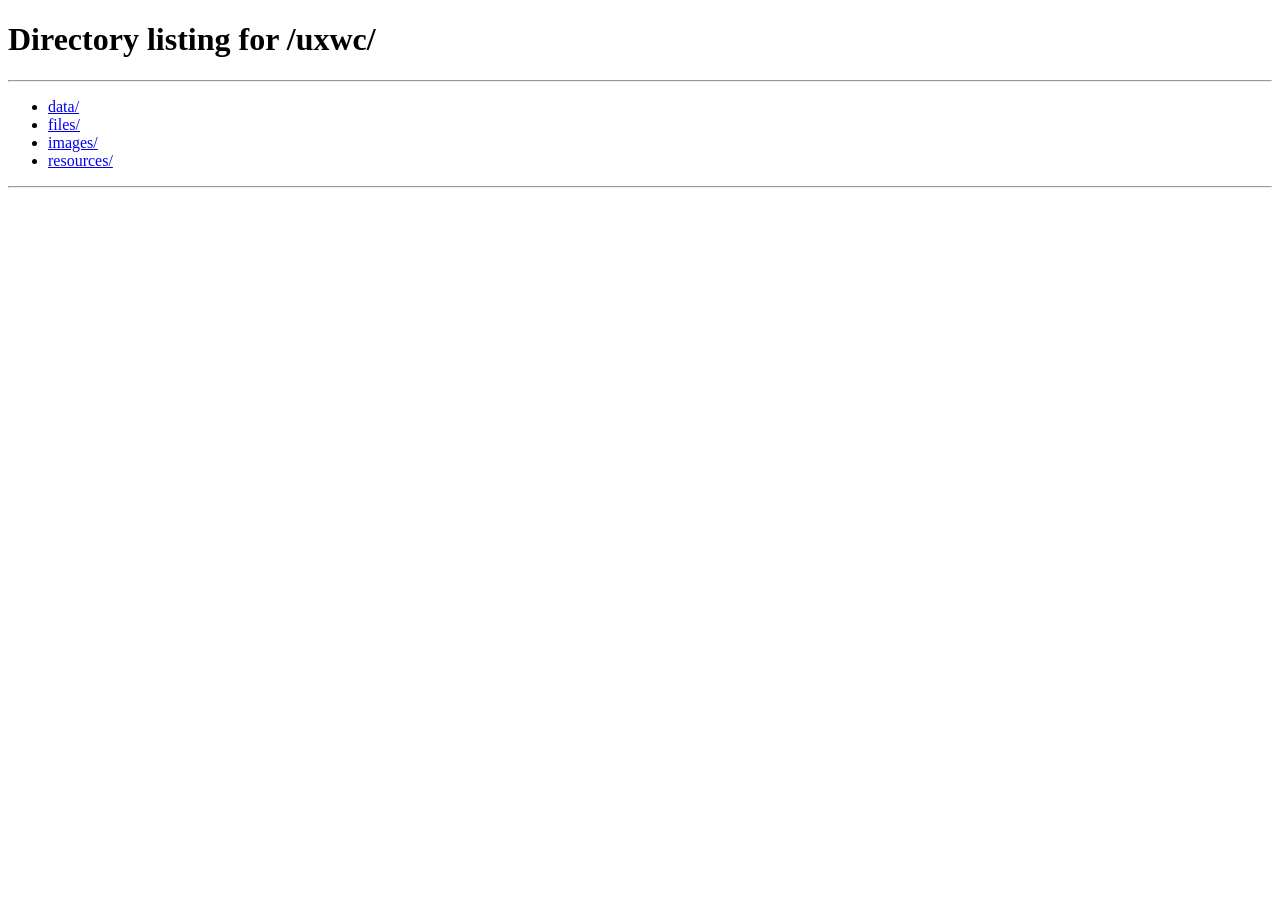
<file: uxwc/resources/reload.html>
﻿<html>
	<head>
		<title></title>
	</head>
	<body>
	
	<script language="javascript">
	function getUrl() {
      var query = window.location.hash.substring(1);
      var vars = query.split("&&&");
      for (var i=0;i<vars.length;i++) {
        var url = vars[i];
        return decodeURI(url).replace("html%23","html#");
      } 
    }

    var rel = '../';
    var url = getUrl();
    if (url.indexOf(":") > 0 && url.indexOf(":") < 10) rel = '';
  self.location.href = rel + url;
  
	</script>
	
	</body>
</html>
</file>
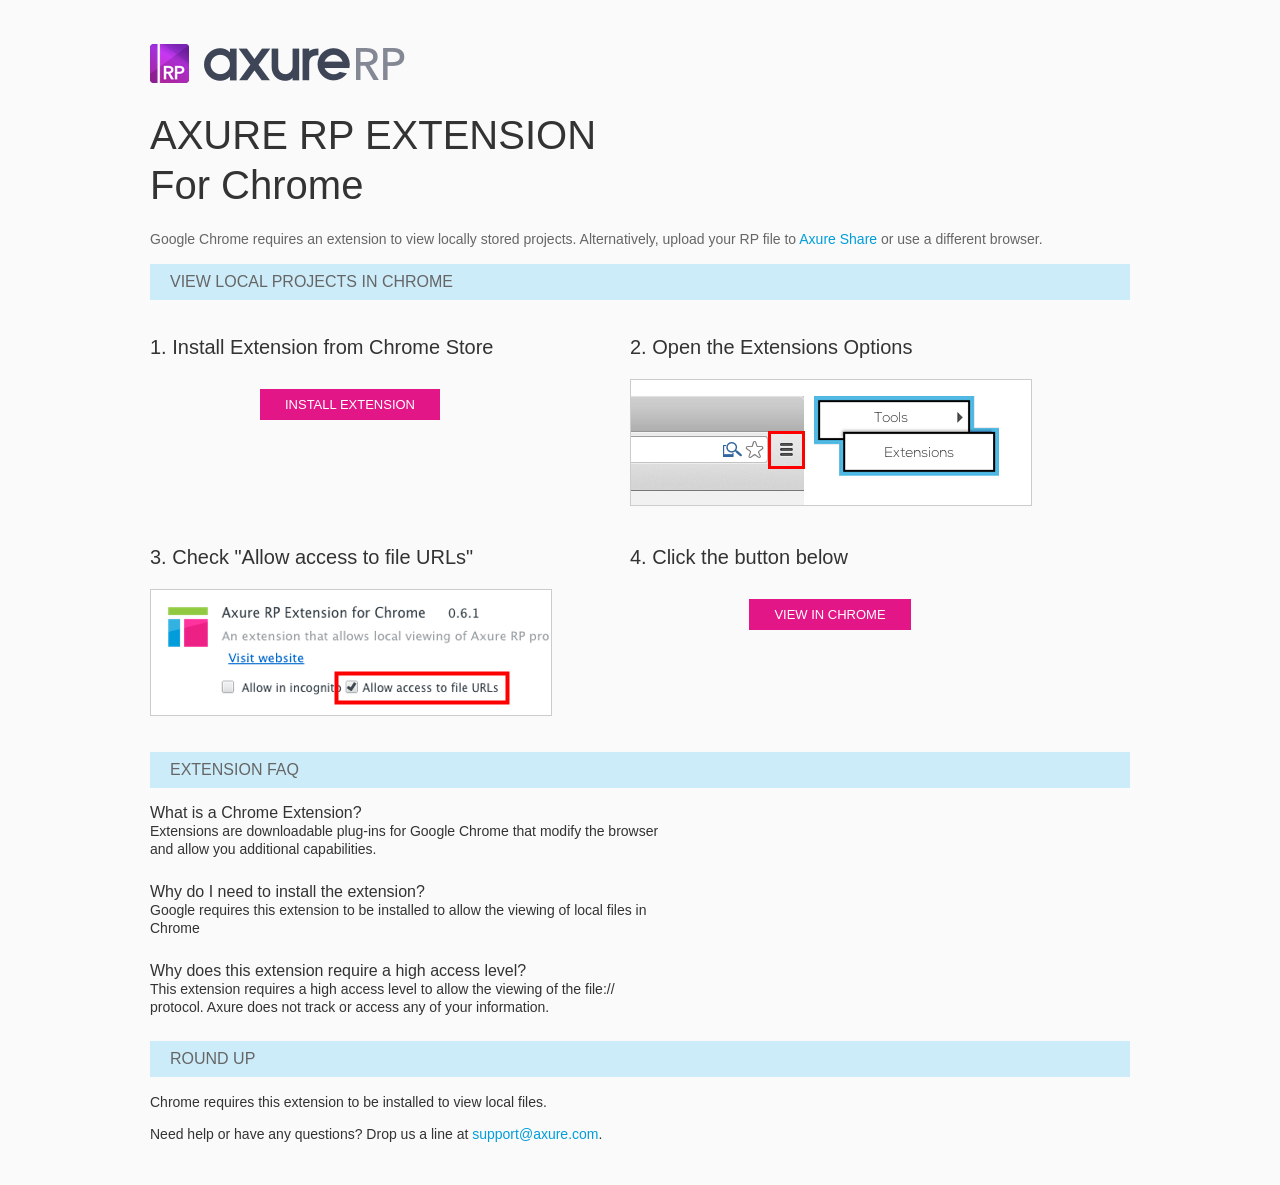
<file: uxwc/resources/chrome/chrome.html>
<html>
<head>
    <title>Install the Axure RP Chrome Extension</title>
    <style type="text/css">
        *
        {
            font-family: Helvetica, Arial, sans-serif;
        }
        body
        {
            text-align: center;
            background-color: #fafafa;
        }
        p
        {
            font-size: 14px;
            line-height: 18px;
            color: #333333;
        }
        div.container
        {
            width: 980px;
            margin-left: auto;
            margin-right: auto;
            text-align: left;
        }
        a
        {
            text-decoration: none;
            color: #009dda;
        }
        .button
        {
            background: #E31687;
            font: normal 16px Arial, sans-serif;
            color: #FFFFFF;
            padding: 8px 25px 8px 25px;
            border: 0;
            display: inline-block;
            margin-top: 10px;
            text-transform: uppercase;
            font-size: 13px;
        }
        a:hover.button
        {
            opacity: .8;
        }
        div.left
        {
            width: 400px;
            float: left;
            margin-right: 80px;
        }
        div.right
        {
            width: 400px;
            float: left;
        }
        div.buttonContainer
        {
            text-align: center;
        }
        h1
        {
            font-size: 40px;
            color: #333333;
            line-height: 50px;
            margin-bottom: 20px;
            font-weight: normal;
        }
        h2
        {
            font-size: 38px;
            font-weight: normal;
            color: #08639C;
            text-align: center;
        }
        h3
        {
            font-size: 20px;
            color: #333333;
            font-weight: normal;
        }
        .heading
        {
            background-color: #cdecf9;
            height: 36px;
            line-height: 36px;
            padding-left: 20px;
            font-size: 16px;
            color: #666666;
        }
        span.faq
        {
            font-size: 16px;
            font-weight: normal;
            color: #333333;
            display: block;
        }
    </style>
</head>
<body>
    <div class="container">
        <br />
        <br />
        <img src="axure_logo.png" alt="axure" />
        <br />
        <h1>
            AXURE RP EXTENSION<br />
            For Chrome</h1>
        <p style="font-size: 14px; color: #666666; margin-top: 10px;">
            Google Chrome requires an extension to view locally stored projects. Alternatively,
            upload your RP file to <a href="https://share.axure.com">Axure Share</a> or use a different
            browser.</p>
        <h3 class="heading">
            VIEW LOCAL PROJECTS IN CHROME</h3>
        <div class="left">
            <h3>
                1. Install Extension from Chrome Store</h3>
            <div class="buttonContainer">
                <a class="button" href="https://chrome.google.com/webstore/detail/dogkpdfcklifaemcdfbildhcofnopogp"
                    target="_blank">Install Extension</a>
            </div>
        </div>
        <div class="right">
            <h3>
                2. Open the Extensions Options</h3>
            <img src="extensions_menu.gif" alt="extensions" />
        </div>
        <div style="clear: both; height: 20px;">
            &nbsp;</div>
        <div class="left">
            <h3>
                3. Check "Allow access to file URLs"</h3>
            <img src="allow_access.gif" alt="allow access" />
        </div>
        <div class="right">
            <h3>
                4. Click the button below</h3>
            <div class="buttonContainer">
                <a class="button" href="../../start.html">View in Chrome</a>
            </div>
        </div>
        <div style="clear: both; height: 20px;">
        </div>
        <h3 class="heading">
            EXTENSION FAQ</h3>
        <p>
            <span class="faq">What is a Chrome Extension?</span> Extensions are downloadable
            plug-ins for Google Chrome that modify the browser<br />
            and allow you additional capabilities.
        </p>
        <p style="margin-top: 25px;">
            <span class="faq">Why do I need to install the extension?</span> Google requires
            this extension to be installed to allow the viewing of local files in<br />
            Chrome
        </p>
        <p style="margin-top: 25px; margin-bottom: 25px;">
            <span class="faq">Why does this extension require a high access level?</span> This
            extension requires a high access level to allow the viewing of the file://<br />
            protocol. Axure does not track or access any of your information.
        </p>
        <h3 class="heading">
            ROUND UP</h3>
        <p>
            Chrome requires this extension to be installed to view local files.</p>
        <p>
            Need help or have any questions? Drop us a line at <a href="mailto:support@axure.com">
                support@axure.com</a>.
        </p>
        <div style="clear: both; height: 20px;">
        </div>
    </div>
</body>
</html>
</file>
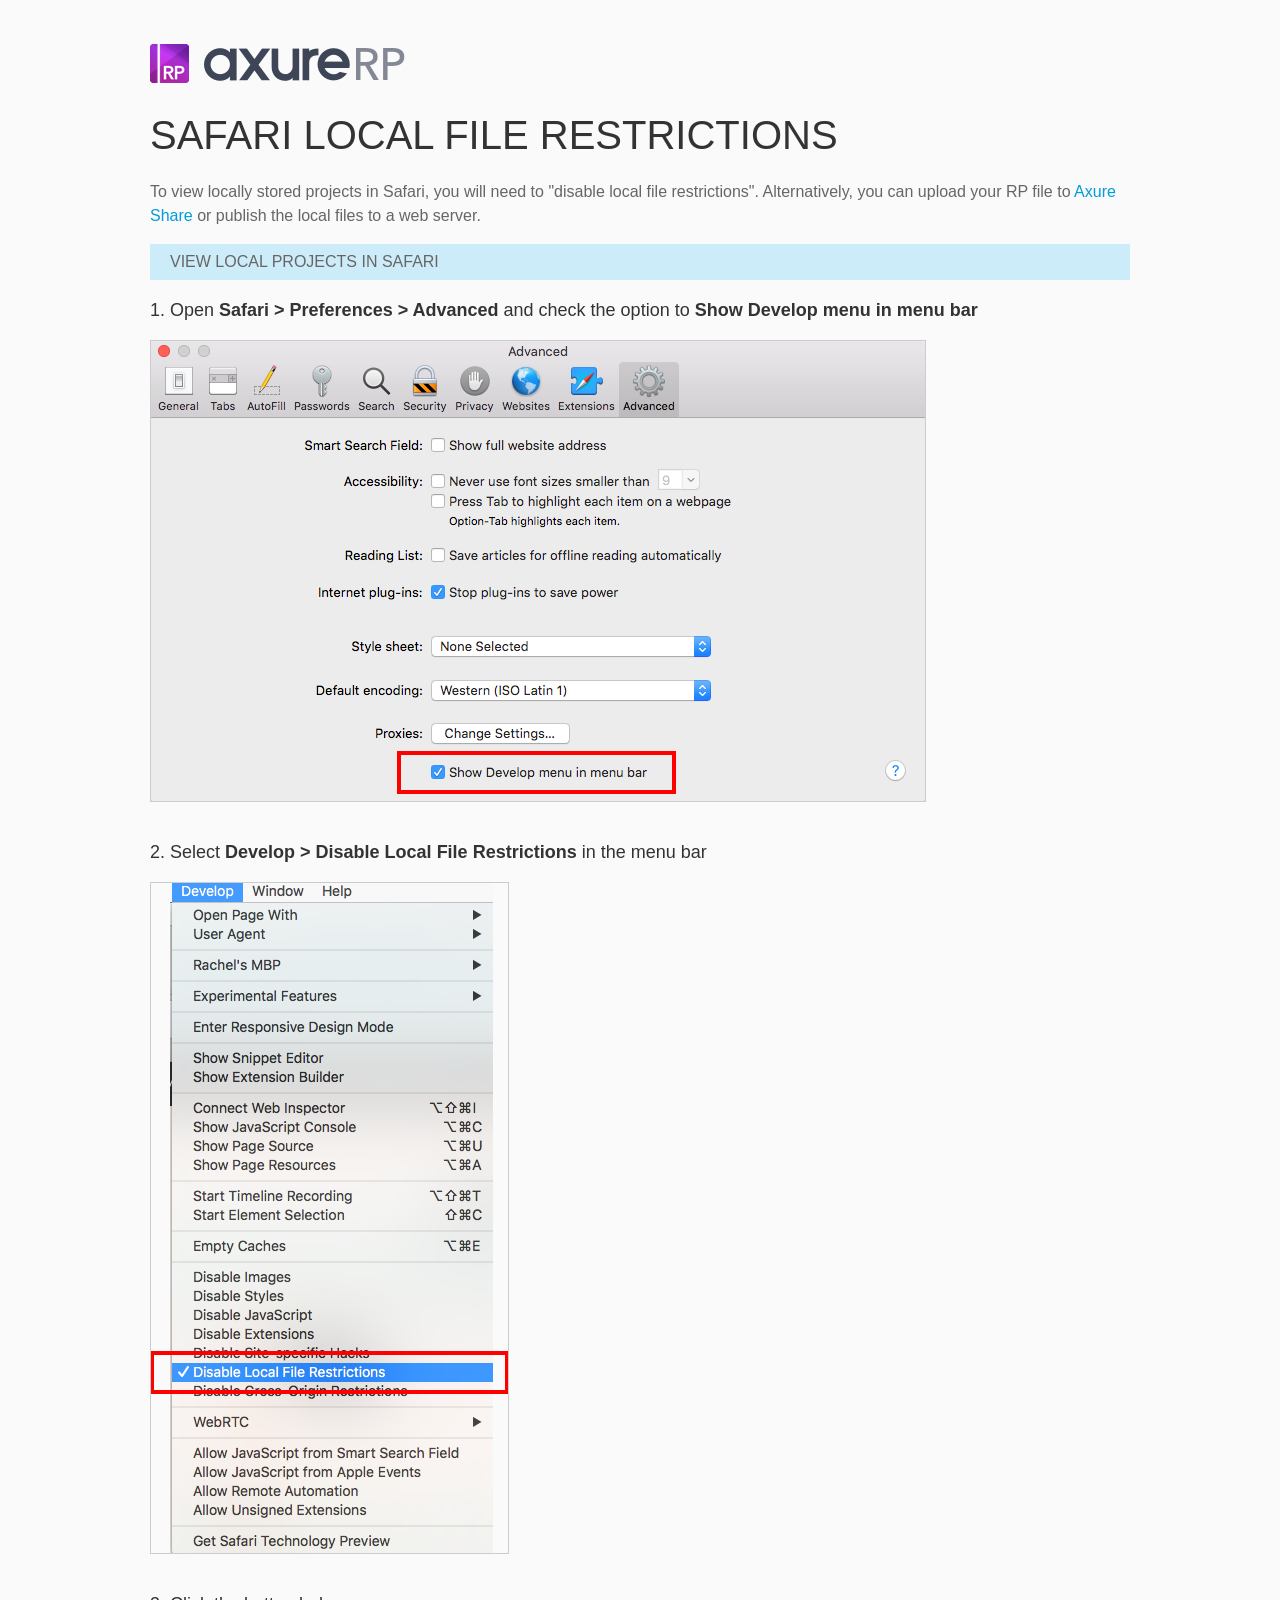
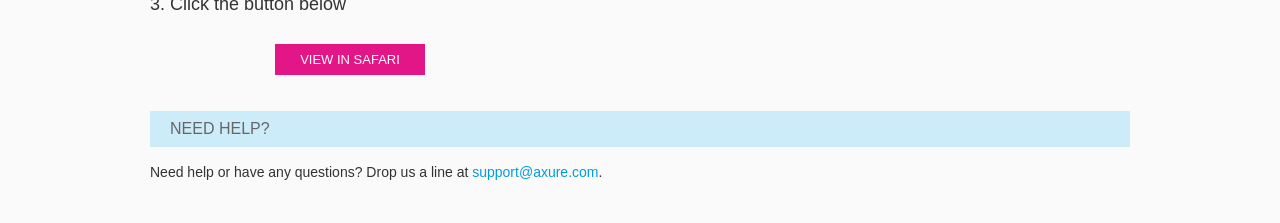
<file: uxwc/resources/chrome/safari.html>
<html>
<head>
    <title>Axure RP - Safari Local File Restrictions</title>
    <style type="text/css">
        *
        {
            font-family: Helvetica, Arial, sans-serif;
        }
        body
        {
            text-align: center;
            background-color: #fafafa;
        }
        p
        {
            font-size: 14px;
            line-height: 18px;
            color: #333333;
        }
        div.container
        {
            width: 980px;
            margin-left: auto;
            margin-right: auto;
            text-align: left;
        }
        a
        {
            text-decoration: none;
            color: #009dda;
        }
        .button
        {
            background: #E31687;
            font: normal 16px Arial, sans-serif;
            color: #FFFFFF;
            padding: 8px 25px 8px 25px;
            border: 0;
            display: inline-block;
            margin-top: 10px;
            text-transform: uppercase;
            font-size: 13px;
        }
        a:hover.button
        {
            opacity: .8;
        }
        div.left
        {
            width: 400px;
            float: left;
            margin-right: 80px;
        }
        div.right
        {
            width: 400px;
            float: left;
        }
        div.buttonContainer
        {
            text-align: center;
        }
        h1
        {
            font-size: 40px;
            color: #333333;
            line-height: 50px;
            margin-bottom: 20px;
            font-weight: normal;
        }
        h2
        {
            font-size: 38px;
            font-weight: normal;
            color: #08639C;
            text-align: center;
        }
        h3
        {
            font-size: 18px;
            line-height: 24px;
            color: #333333;
            font-weight: normal;
        }
        .heading
        {
            background-color: #cdecf9;
            height: 36px;
            line-height: 36px;
            padding-left: 20px;
            font-size: 16px;
            color: #666666;
        }
        span.faq
        {
            font-size: 16px;
            font-weight: normal;
            color: #333333;
            display: block;
        }
    </style>
</head>
<body>
    <div class="container">
        <br />
        <br />
        <img src="axure_logo.png" alt="axure" />
        <br />
        <h1>
            SAFARI LOCAL FILE RESTRICTIONS</h1>
        <p style="font-size: 16px; line-height: 24px; color: #666666; margin-top: 10px;">
            To view locally stored projects in Safari, you will need to "disable local file restrictions". Alternatively,
            you can upload your RP file to <a href="https://share.axure.com">Axure Share</a> or publish the local files to a web server.</p>
        <h3 class="heading">
            VIEW LOCAL PROJECTS IN SAFARI</h3>
        <div class="">
            <h3>
                1. Open <span style="font-weight: bold">Safari > Preferences > Advanced</span> and check the option to <span style="font-weight: bold">Show Develop menu in menu bar</span></h3>
            <img src="safari_advanced.png" alt="advanced" />
        </div>
        <div style="clear: both; height: 20px;">
            &nbsp;
        </div>
        <div class="">
            <h3>
                2. Select <span style="font-weight: bold">Develop > Disable Local File Restrictions</span> in the menu bar</h3>
            <img src="safari_restrictions.png" alt="extensions" />
        </div>
        <div style="clear: both; height: 20px;">
            &nbsp;</div>
        <div class="left">
            <h3>
                3. Click the button below
            </h3>
            <div class="buttonContainer">
                <a class="button" href="../../start.html">View in Safari</a>
            </div>
        </div>
        <div style="clear: both; height: 20px;">
        </div>
        <h3 class="heading">
            NEED HELP?</h3>
        <p>
            Need help or have any questions? Drop us a line at <a href="mailto:support@axure.com">
                support@axure.com</a>.
        </p>
        <div style="clear: both; height: 20px;">
        </div>
    </div>
</body>
</html>
</file>
<file: styles/css/new_home.css>
/*
	0. Typography
	1. CSS Reset & Clearfix	
	2. Document Setup
	3. Page Layout
*/
/* ------------------------------------------- */
/*	0. Typography */
/* ------------------------------------------- */
@import url("https://fonts.googleapis.com/css?family=Josefin+Sans:100,100i,200,200i,300,300i,400,400i|Josefin+Slab:200,200i,300,300i,400,400i|Lato:200,200i,300,300i,400,400i|Source+Sans+Pro:200,200i,300,300i,400,400i|Trirong:200,200i,300,300i,400,400i|Unica+One");
@font-face {
  font-family: 'Cassannet Regular';
  src: url("../typefaces/Cassannet/Cassannet-Regular.woff2") format("woff2"), url("../typefaces/Cassannet/Cassannet-Regular.woff") format("woff");
  font-weight: normal;
  font-style: normal; }
@font-face {
  font-family: 'Cassannet Bold';
  src: url("../typefaces/Cassannet/Cassannet-Bold.woff2") format("woff2"), url("../typefaces/Cassannet/Cassannet-Bold.woff") format("woff");
  font-weight: bold;
  font-style: normal; }
@font-face {
  font-family: 'Cassannet Outline';
  src: url("../typefaces/Cassannet/CassannetOutline-Regular.woff2"), format("woff2") url("../typefaces/Cassannet/CassannetOutline-Regular.woff") format("woff");
  font-weight: normal;
  font-style: normal; }
@font-face {
  font-family: 'Knile';
  src: url("typefaces/Knile/knile-regular-webfont.woff") format("woff"); }
:root {
  --color-bg-body: #fefefe;
  --color-text-light: #E1E7DC;
  --color-body-text-dark: #4C4C4C;
  --color-link-text: #37ABB8;
  --color-impact-dark: #436ca5;
  /* hex #143D66 */
  --color-impact-dim: rgba(59, 126, 194, 0.8);
  /* hex #287acc */
  --color-impact: #287acc;
  /* hex #287acc */
  --color-green-dark: #464c35;
  --color-green-soft: #82915f;
  /* hex #708C54 */
  --color-green-olive: #575e33;
  /* hex #575E33 */
  --disp-sans: 'Josefin Sans', sans-serif;
  --disp-serif: 'Josefin Slab', sans-serif;
  --para-type: 'Josefin Slab', serif;
  --cassannet-reg: 'Cassannet Regular', 'Josefin Sans', 'Trirong', 'Lato', sans-serif;
  --cassannet-outline: 'Cassannet Outline', 'Josefin Slab', 'Trirong', serif; }

/* http://meyerweb.com/eric/tools/css/reset/
   v2.0 | 20110126
   License: none (public domain)
*/
html, body, applet, object, iframe, blockquote, pre, abbr, acronym, address, big, cite, code, del, dfn, em, ins, kbd, q, s, samp, small, strike, strong, sub, sup, tt, var, b, u, i, center, dl, dt, dd, ol, ul, li, fieldset, form, label, legend, table, caption, tbody, tfoot, thead, tr, th, td, article, aside, canvas, details, embed, figure, figcaption, footer, header, hgroup, menu, nav, output, ruby, section, summary, time, mark, audio, video {
  margin: 0;
  padding: 0; }

ol, ul {
  list-style: none; }

* {
  box-sizing: border-box; }

@font-face {
  font-family: 'Stellar';
  font-weight: normal;
  font-style: normal;
  src: url("../../typefaces/Stellar-Regular.otf") format("otf"); }
@font-face {
  font-family: 'cassannet_boldbold';
  font-weight: normal;
  font-style: normal;
  src: url("../../typefaces/Cassannet/cassannet_bold-webfont.woff2") format("woff2"), url("../../typefaces/Cassannet/cassannet_bold-webfont.woff") format("woff"); }
@font-face {
  font-family: 'Cassannet';
  src: url("../../typefaces/Cassannet/cassannet_outline-webfont.woff2") format("woff2"), url("../../typefaces/Cassannet/cassannet_outline-webfont.woff") format("woff");
  font-weight: normal;
  font-style: normal; }
@font-face {
  font-family: 'cassannet regular';
  src: url("../../typefaces/Cassannet/cassannet-webfont.woff2") format("woff2"), url("../../typefaces/Cassannet/cassannet-webfont.woff") format("woff");
  font-weight: normal;
  font-style: normal; }
@font-face {
  font-family: 'Geomanist';
  src: url(#geomanist_regularregular);
  font-family: 'geomanistregular_italic';
  src: url(#geomanistregular_italic);
  src: url("../../typefaces/Geomanist/geomanist-regular-italic-webfont.svg#geomanistregular_italic") format("svg"); }
@font-face {
  font-family: 'kimberley';
  src: url("../../typefaces/kimberley/kimberley.ttf") format("ttf"); }
@font-face {
  font-family: 'Unica One';
  src: url("../../typefaces/unica/UnicaOne-Regular.ttf") format("ttf"); }
@font-face {
  font-family: 'bariolregular_italic';
  src: url("bariol_regular_italic-webfont.eot"); }
/* Webfont: Lato-Black */
@font-face {
  font-family: 'LatoWebBlack';
  src: url("../../typefaces/Lato-Black.eot");
  /* IE9 Compat Modes */
  src: url("../../typefaces/Lato-Black.eot?#iefix") format("embedded-opentype"), url("../../typefaces/Lato-Black.woff2") format("woff2"), url("../../typefaces/Lato-Black.woff") format("woff"), url("../../typefaces/Lato-Black.ttf") format("truetype");
  font-style: normal;
  font-weight: normal;
  text-rendering: optimizeLegibility; }
/* Webfont: Lato-BlackItalic */
@font-face {
  font-family: 'LatoWebBlack';
  src: url("../../typefaces/Lato-BlackItalic.eot");
  /* IE9 Compat Modes */
  src: url("../../typefaces/Lato-BlackItalic.eot?#iefix") format("embedded-opentype"), url("../../typefaces/Lato-BlackItalic.woff2") format("woff2"), url("../../typefaces/Lato-BlackItalic.woff") format("woff"), url("../../typefaces/Lato-BlackItalic.ttf") format("truetype");
  font-style: italic;
  font-weight: normal;
  text-rendering: optimizeLegibility; }
/* Webfont: Lato-Bold */
@font-face {
  font-family: 'LatoWebBold';
  src: url("../../typefaces/Lato-Bold.eot");
  /* IE9 Compat Modes */
  src: url("../../typefaces/Lato-Bold.eot?#iefix") format("embedded-opentype"), url("../../typefaces/Lato-Bold.woff2") format("woff2"), url("../../typefaces/Lato-Bold.woff") format("woff"), url("../../typefaces/Lato-Bold.ttf") format("truetype");
  font-style: normal;
  font-weight: normal;
  text-rendering: optimizeLegibility; }
/* Webfont: Lato-BoldItalic */
@font-face {
  font-family: 'LatoWebBold';
  src: url("../../typefaces/Lato-BoldItalic.eot");
  /* IE9 Compat Modes */
  src: url("../../typefaces/Lato-BoldItalic.eot?#iefix") format("embedded-opentype"), url("../../typefaces/Lato-BoldItalic.woff2") format("woff2"), url("../../typefaces/Lato-BoldItalic.woff") format("woff"), url("../../typefaces/Lato-BoldItalic.ttf") format("truetype");
  font-style: italic;
  font-weight: normal;
  text-rendering: optimizeLegibility; }
/* Webfont: Lato-Hairline */
@font-face {
  font-family: 'LatoWebHairline';
  src: url("../../typefaces/Lato-Hairline.eot");
  /* IE9 Compat Modes */
  src: url("../../typefaces/Lato-Hairline.eot?#iefix") format("embedded-opentype"), url("../../typefaces/Lato-Hairline.woff2") format("woff2"), url("../../typefaces/Lato-Hairline.woff") format("woff"), url("../../typefaces/Lato-Hairline.ttf") format("truetype");
  font-style: normal;
  font-weight: normal;
  text-rendering: optimizeLegibility; }
/* Webfont: Lato-HairlineItalic */
@font-face {
  font-family: 'LatoWebHairline';
  src: url("../../typefaces/Lato-HairlineItalic.eot");
  /* IE9 Compat Modes */
  src: url("../../typefaces/Lato-HairlineItalic.eot?#iefix") format("embedded-opentype"), url("../../typefaces/Lato-HairlineItalic.woff2") format("woff2"), url("../../typefaces/Lato-HairlineItalic.woff") format("woff"), url("../../typefaces/Lato-HairlineItalic.ttf") format("truetype");
  font-style: italic;
  font-weight: normal;
  text-rendering: optimizeLegibility; }
/* Webfont: Lato-Heavy */
@font-face {
  font-family: 'LatoWebHeavy';
  src: url("../../typefaces/Lato-Heavy.eot");
  /* IE9 Compat Modes */
  src: url("../../typefaces/Lato-Heavy.eot?#iefix") format("embedded-opentype"), url("../../typefaces/Lato-Heavy.woff2") format("woff2"), url("../../typefaces/Lato-Heavy.woff") format("woff"), url("../../typefaces/Lato-Heavy.ttf") format("truetype");
  font-style: normal;
  font-weight: normal;
  text-rendering: optimizeLegibility; }
/* Webfont: Lato-HeavyItalic */
@font-face {
  font-family: 'LatoWebHeavy';
  src: url("../../typefaces/Lato-HeavyItalic.eot");
  /* IE9 Compat Modes */
  src: url("../../typefaces/Lato-HeavyItalic.eot?#iefix") format("embedded-opentype"), url("../../typefaces/Lato-HeavyItalic.woff2") format("woff2"), url("../../typefaces/Lato-HeavyItalic.woff") format("woff"), url("../../typefaces/Lato-HeavyItalic.ttf") format("truetype");
  font-style: italic;
  font-weight: normal;
  text-rendering: optimizeLegibility; }
/* Webfont: Lato-Italic */
@font-face {
  font-family: 'LatoWeb';
  src: url("../../typefaces/Lato-Italic.eot");
  /* IE9 Compat Modes */
  src: url("../../typefaces/Lato-Italic.eot?#iefix") format("embedded-opentype"), url("../../typefaces/Lato-Italic.woff2") format("woff2"), url("../../typefaces/Lato-Italic.woff") format("woff"), url("../../typefaces/Lato-Italic.ttf") format("truetype");
  font-style: italic;
  font-weight: normal;
  text-rendering: optimizeLegibility; }
/* Webfont: Lato-Light */
@font-face {
  font-family: 'LatoWebLight';
  src: url("../../typefaces/Lato-Light.eot");
  /* IE9 Compat Modes */
  src: url("../../typefaces/Lato-Light.eot?#iefix") format("embedded-opentype"), url("../../typefaces/Lato-Light.woff2") format("woff2"), url("../../typefaces/Lato-Light.woff") format("woff"), url("../../typefaces/Lato-Light.ttf") format("truetype");
  font-style: normal;
  font-weight: normal;
  text-rendering: optimizeLegibility; }
/* Webfont: Lato-LightItalic */
@font-face {
  font-family: 'LatoWebLight';
  src: url("../../typefaces/Lato-LightItalic.eot");
  /* IE9 Compat Modes */
  src: url("../../typefaces/Lato-LightItalic.eot?#iefix") format("embedded-opentype"), url("../../typefaces/Lato-LightItalic.woff2") format("woff2"), url("../../typefaces/Lato-LightItalic.woff") format("woff"), url("../../typefaces/Lato-LightItalic.ttf") format("truetype");
  font-style: italic;
  font-weight: normal;
  text-rendering: optimizeLegibility; }
/* Webfont: Lato-Medium */
@font-face {
  font-family: 'LatoWebMedium';
  src: url("../../typefaces/Lato-Medium.eot");
  /* IE9 Compat Modes */
  src: url("../../typefaces/Lato-Medium.eot?#iefix") format("embedded-opentype"), url("../../typefaces/Lato-Medium.woff2") format("woff2"), url("../../typefaces/Lato-Medium.woff") format("woff"), url("../../typefaces/Lato-Medium.ttf") format("truetype");
  font-style: normal;
  font-weight: normal;
  text-rendering: optimizeLegibility; }
/* Webfont: Lato-MediumItalic */
@font-face {
  font-family: 'LatoWebMedium';
  src: url("../../typefaces/Lato-MediumItalic.eot");
  /* IE9 Compat Modes */
  src: url("../../typefaces/Lato-MediumItalic.eot?#iefix") format("embedded-opentype"), url("../../typefaces/Lato-MediumItalic.woff2") format("woff2"), url("../../typefaces/Lato-MediumItalic.woff") format("woff"), url("../../typefaces/Lato-MediumItalic.ttf") format("truetype");
  font-style: italic;
  font-weight: normal;
  text-rendering: optimizeLegibility; }
/* Webfont: Lato-Regular */
@font-face {
  font-family: 'LatoWeb';
  src: url("../../typefaces/Lato-Regular.eot");
  /* IE9 Compat Modes */
  src: url("../../typefaces/Lato-Regular.eot?#iefix") format("embedded-opentype"), url("../../typefaces/Lato-Regular.woff2") format("woff2"), url("../../typefaces/Lato-Regular.woff") format("woff"), url("../../typefaces/Lato-Regular.ttf") format("truetype");
  font-style: normal;
  font-weight: normal;
  text-rendering: optimizeLegibility; }
/* Webfont: Lato-Semibold */
@font-face {
  font-family: 'LatoWebSemibold';
  src: url("../../typefaces/Lato-Semibold.eot");
  /* IE9 Compat Modes */
  src: url("../../typefaces/Lato-Semibold.eot?#iefix") format("embedded-opentype"), url("../../typefaces/Lato-Semibold.woff2") format("woff2"), url("../../typefaces/Lato-Semibold.woff") format("woff"), url("../../typefaces/Lato-Semibold.ttf") format("truetype");
  font-style: normal;
  font-weight: normal;
  text-rendering: optimizeLegibility; }
/* Webfont: Lato-SemiboldItalic */
@font-face {
  font-family: 'LatoWebSemibold';
  src: url("../../typefaces/Lato-SemiboldItalic.eot");
  /* IE9 Compat Modes */
  src: url("../../typefaces/Lato-SemiboldItalic.eot?#iefix") format("embedded-opentype"), url("../../typefaces/Lato-SemiboldItalic.woff2") format("woff2"), url("../../typefaces/Lato-SemiboldItalic.woff") format("woff"), url("../../typefaces/Lato-SemiboldItalic.ttf") format("truetype");
  font-style: italic;
  font-weight: normal;
  text-rendering: optimizeLegibility; }
/* Webfont: Lato-Thin */
@font-face {
  font-family: 'LatoWebThin';
  src: url("../../typefaces/Lato-Thin.eot");
  /* IE9 Compat Modes */
  src: url("../../typefaces/Lato-Thin.eot?#iefix") format("embedded-opentype"), url("../../typefaces/Lato-Thin.woff2") format("woff2"), url("../../typefaces/Lato-Thin.woff") format("woff"), url("../../typefaces/Lato-Thin.ttf") format("truetype");
  font-style: normal;
  font-weight: normal;
  text-rendering: optimizeLegibility; }
/* Webfont: Lato-ThinItalic */
@font-face {
  font-family: 'LatoWebThin';
  src: url("../../typefaces/Lato-ThinItalic.eot");
  /* IE9 Compat Modes */
  src: url("../../typefaces/Lato-ThinItalic.eot?#iefix") format("embedded-opentype"), url("../../typefaces/Lato-ThinItalic.woff2") format("woff2"), url("../../typefaces/Lato-ThinItalic.woff") format("woff"), url("../../typefaces/Lato-ThinItalic.ttf") format("truetype");
  font-style: italic;
  font-weight: normal;
  text-rendering: optimizeLegibility; }
/* ------------------------------------------- */
/* ------------------------------------------- */
/*	0. CSS Reset
/* ------------------------------------------- */
html,
body {
  margin: 0;
  padding: 0; }

table {
  border-collapse: collapse;
  border-spacing: 0; }

ol,
ul {
  list-style: none; }

blockquote:before,
blockquote:after {
  content: ""; }

a {
  text-decoration: none;
  font-family: inherit; }

input[type=search] {
  -moz-appearance: none;
  -webkit-appearance: none; }

input[type="search"]::-webkit-search-decoration,
input[type="search"]::-webkit-search-cancel-button,
input[type="search"]::-webkit-search-results-button,
input[type="search"]::-webkit-search-results-decoration {
  display: none; }

input[type="button" i],
input[type="submit" i],
input[type="reset" i],
input[type="file" i]::-webkit-file-upload-button,
button {
  border: 0;
  outline: 0; }

:root {
  --color-bg-body: #fefefe;
  --color-text-light: #E1E7DC;
  --color-body-text-dark: #4C4C4C;
  --color-link-text: #37ABB8;
  --color-impact-dark: #436ca5;
  /* hex #143D66 */
  --color-impact-dim: rgba(59, 126, 194, 0.8);
  /* hex #287acc */
  --color-impact: #287acc;
  /* hex #287acc */
  --color-green-dark: #464c35;
  --color-green-soft: #82915f;
  /* hex #708C54 */
  --color-green-olive: #575e33;
  /* hex #575E33 */
  --disp-sans: 'Josefin Sans', sans-serif;
  --disp-serif: 'Josefin Slab', sans-serif;
  --para-type: 'Josefin Slab', serif;
  --cassannet-reg: 'Cassannet Regular', 'Josefin Sans', 'Trirong', 'Lato', sans-serif;
  --cassannet-outline: 'Cassannet Outline', 'Josefin Slab', 'Trirong', serif; }

/* ------------------------------------------- */
/*	1. CSS Reset
/* ------------------------------------------- */
/* ------------------------------------------- */
/*	2. Document setup
/* ------------------------------------------- */
body {
  color: var(--color-body-text-dark);
  background: var(--color-bg-body);
  font-size: 18px;
  line-height: 1.3;
  overflow-x: hidden;
  /* ------------------------------------------- */
  	/*	3. Page Layout
  /* ------------------------------------------- */ }
  @media (min-width: 85.375em) {
    body {
      font-size: 1.2em; } }
  @media (min-width: 120em) {
    body {
      font-size: 1.4em; } }
  @media (min-width: 160em) {
    body {
      font-size: 1.6em; } }
  body h1 {
    font-family: var(--disp-sans);
    font-weight: 400;
    line-height: 5rem; }
  body h3 {
    font-family: var(--disp-sans), sans-serif;
    font-size: 2.5rem;
    font-weight: 400;
    line-height: 3rem; }
  body h4 {
    font-family: var(--disp-sans), sans-serif;
    font-size: 2rem;
    font-weight: 400;
    line-height: 4rem; }
  body p {
    font-family: var(--disp-sans);
    font-weight: 300; }
  body a {
    cursor: pointer;
    text-decoration: none;
    color: var(--color-body-text-dark); }
    body a:focus {
      outline: thin dotted; }
  body abbr {
    cursor: help;
    color: var(--color-impact-dark);
    text-decoration: none; }
    body abbr:hover {
      outline: thin dotted var(--color-green-olive); }
  body img {
    max-width: 100%; }
  body main {
    display: flex;
    flex-direction: column;
    justify-content: center;
    align-items: center; }
    body main #intro {
      display: flex;
      margin-top: 10vh;
      flex-direction: column;
      align-items: center; }
      body main #intro h1 {
        font-size: 2.8rem;
        line-height: 4rem;
        margin: 0;
        max-width: 90vw; }
        body main #intro h1 a {
          color: var(--color-impact-dark); }
        body main #intro h1 #dot {
          color: var(--color-bg-body);
          line-height: 0.2em;
          display: flex; }
        body main #intro h1 .period {
          display: inline; }
      body main #intro .chevron {
        margin: 3vh; }
        body main #intro .chevron img {
          height: 10vh; }
      body main #intro .hop {
        animation: bounce 3s infinite;
        animation-delay: 2s;
        animation-timing-function: cubic-bezier(0.25, 0.46, 0.45, 0.94); }
@keyframes bounce {
  0%,
				15%,
				40%,
				100% {
    transform: translateY(0); }
  6% {
    transform: translateY(2rem); }
  25% {
    transform: translateY(3.5rem); } }
    body main #work {
      max-width: 88vw; }
      body main #work .tile {
        margin-top: 6rem; }
        body main #work .tile .project {
          display: flex;
          flex-direction: column;
          justify-content: flex-start; }
          body main #work .tile .project .card {
            border-radius: 4px;
            margin-bottom: 1rem;
            opacity: 1;
            transition: all ease-out .3s;
            width: 100%; }
          body main #work .tile .project .svg-title {
            background-repeat: no-repeat;
            height: 3rem;
            max-width: 96%;
            transition: .25s; }
          body main #work .tile .project .axure {
            background-image: url("../../img/regular_axure.svg"); }
          body main #work .tile .project .beer {
            background-image: url("../../img/regular_beerocracy.svg"); }
          body main #work .tile .project .seagle {
            background-image: url("../../img/regular_seagle.svg"); }
          body main #work .tile .project .ironvice {
            background-image: url("../../img/regular_ironvice.svg"); }
          body main #work .tile .project .pylon {
            background-image: url("../../img/regular_pylon.svg"); }
          body main #work .tile .project .wireframe {
            background-image: url("../../img/bookit_reg.svg"); }
          body main #work .tile .project .desc {
            margin-top: 0; }
        body main #work .tile .link {
          color: var(--color-impact-dim);
          display: inline-block;
          font-family: var(--disp-sans);
          transition: ease-in .2s; }
          body main #work .tile .link:hover {
            color: var(--color-impact);
            transition: linear .2s; }
          body main #work .tile .link::after {
            background: var(--color-impact);
            content: '';
            display: block;
            height: 1.5px;
            width: 0;
            transition: width ease-out .2s; }
          body main #work .tile .link:hover::after {
            transition: width ease-out .2s;
            width: 100%; }
      body main #work .modal-overlay {
        justify-content: center;
        background: rgba(0, 0, 0, 0.8);
        height: 100vh;
        left: 0;
        display: flex;
        position: fixed;
        top: 0;
        transition: opacity .2s;
        width: 100vw;
        z-index: -1; }
        body main #work .modal-overlay h3 {
          color: var(--color-impact-dark);
          line-height: 0em;
          writing-mode: vertical-rl;
          display: table-caption;
          transform: rotate(180deg);
          position: fixed;
          top: 10vh;
          left: 10vw;
          display: none; }
        body main #work .modal-overlay .bxslider {
          position: relative;
          width: 80vw;
          height: 88vh;
          background: #fff;
          overflow-y: auto;
          align-self: center;
          border-radius: 4px;
          display: flex;
          flex-direction: column;
          align-items: center; }
          body main #work .modal-overlay .bxslider picture {
            padding: 4vw;
            background-repeat: no-repeat; }
          body main #work .modal-overlay .bxslider hr {
            border: 1px solid var(--color-text-light);
            width: 72vw;
            margin: 0 auto; }
          body main #work .modal-overlay .bxslider .btn-close {
            border: none;
            background: none;
            cursor: pointer;
            font-family: var(--disp-sans);
            font-size: 5em;
            position: fixed;
            right: 10vw;
            top: 5vh;
            z-index: 999; }
            body main #work .modal-overlay .bxslider .btn-close:hover {
              color: #df0029; }
            body main #work .modal-overlay .bxslider .btn-close:focus {
              border: none; }
      body main #work .modal-overlay[aria-hidden="true"] {
        opacity: 0;
        visibility: hidden; }
      body main #work .modal-overlay[aria-hidden="false"] {
        opacity: 1;
        visibility: visible;
        z-index: 2; }
    body main #info {
      background-color: #222;
      margin-top: 10vw;
      width: 100%; }
      body main #info .info-container {
        align-items: center;
        display: flex;
        flex-direction: column-reverse;
        padding: 2rem 1rem; }
        body main #info .info-container a,
        body main #info .info-container h1,
        body main #info .info-container h2,
        body main #info .info-container h3,
        body main #info .info-container h4,
        body main #info .info-container p {
          color: var(--color-text-light); }
        body main #info .info-container .contact_info {
          align-items: center;
          display: flex;
          flex-direction: column;
          justify-content: space-between;
          margin: 1rem 0; }
          body main #info .info-container .contact_info .self {
            background-image: url("https://lh3.googleusercontent.com/[base64]w811-h691-no");
            background-size: cover;
            border-radius: 5px;
            height: 225px;
            width: 300px;
            display: none; }
          body main #info .info-container .contact_info .access {
            display: flex;
            flex-direction: column;
            align-items: center;
            margin-top: -1rem; }
            body main #info .info-container .contact_info .access .personal {
              color: var(--color-green-soft);
              transition: ease-in .2s;
              font-family: var(--disp-sans);
              font-size: 1.1rem;
              font-weight: 300;
              margin: 1rem 0 2rem; }
              body main #info .info-container .contact_info .access .personal:hover {
                color: var(--color-impact-dark);
                transition: linear .2s; }
              body main #info .info-container .contact_info .access .personal::after {
                background: var(--color-impact);
                content: '';
                display: inherit;
                height: 1px;
                width: 0;
                transition: width ease-out .2s; }
              body main #info .info-container .contact_info .access .personal:hover::after {
                transition: width ease-out .2s;
                width: 100%; }
              body main #info .info-container .contact_info .access .personal:first-of-type {
                margin-bottom: 1rem; }
          body main #info .info-container .contact_info .icon-row {
            display: flex;
            justify-content: space-between;
            margin-top: 1rem;
            width: 86vw; }
            body main #info .info-container .contact_info .icon-row .medium {
              background: no-repeat url(../../img/Monogram.svg); }
            body main #info .info-container .contact_info .icon-row .twitter {
              background: no-repeat url(../../img/Twitter_Logo_Blue.svg); }
            body main #info .info-container .contact_info .icon-row .github {
              background: no-repeat url(../../img/Github_Logo_White.svg); }
            body main #info .info-container .contact_info .icon-row .linkedin {
              background: no-repeat url(../../img/Linkedin_Logo_Blue.svg); }
            body main #info .info-container .contact_info .icon-row .logo {
              background-size: cover;
              width: 3rem;
              height: 3rem; }
              body main #info .info-container .contact_info .icon-row .logo:hover {
                background-color: rgba(130, 173, 95, 0.1);
                transition: cubic-bezier(0.785, 0.135, 0.15, 0.86); }
        body main #info .info-container .statement {
          display: flex;
          flex-direction: column;
          margin: 1rem 0; }
          body main #info .info-container .statement h3 {
            font-family: var(--disp-sans);
            font-weight: 300;
            line-height: 1em;
            margin: 0;
            text-align: center; }
          body main #info .info-container .statement p {
            font-family: var(--disp-sans);
            font-weight: 300;
            margin: 1rem 0; }
          body main #info .info-container .statement .product {
            color: var(--color-green-soft);
            transition: ease-in .2s;
            border-bottom: 1px solid var(--color-impact-dark); }
            body main #info .info-container .statement .product:hover {
              color: var(--color-impact-dark);
              transition: linear .2s; }
            body main #info .info-container .statement .product::after {
              background: var(--color-impact);
              content: '';
              display: inherit;
              height: 1px;
              width: 0;
              transition: width ease-out .2s; }
            body main #info .info-container .statement .product:hover::after {
              transition: width ease-out .2s;
              width: 100%; }
    body main footer {
      align-items: center;
      display: flex;
      flex-direction: column;
      grid-row: 5; }
      body main footer a {
        color: var(--color-impact-dark);
        font-family: var(--disp-sans), sans-serif;
        font-weight: 300;
        margin: 0.5rem; }
        body main footer a:hover {
          color: var(--color-impact); }
  @media screen and (min-width: 650px) {
    body main {
      margin: 10vw auto 0;
      max-width: 80vw; }
      body main #intro {
        align-items: center;
        margin: 0 0 10vw;
        max-width: 80vw; }
        body main #intro h1 {
          font-size: 4rem;
          line-height: 5rem; }
          body main #intro h1 .period img {
            background-size: .2rem; }
          body main #intro h1 #dot {
            display: none; }
        body main #intro .chevron {
          padding-top: 10vh; }
          body main #intro .chevron img {
            height: 5rem; }
      body main #work {
        display: flex;
        flex-flow: wrap;
        justify-content: space-between;
        max-width: 80vw; }
        body main #work .tile {
          margin-top: 6rem;
          width: 290px; }
          body main #work .tile .project .card {
            border-radius: 5px;
            opacity: .9;
            transition: all ease-out .3s; }
          body main #work .tile .project:hover .card {
            box-shadow: 0 0.3rem 1.5rem 0rem var(--color-green-dark);
            opacity: 1;
            transform: translateY(-0.3rem);
            transition: opacity linear .2s box-shadow ease-in-out .2s; }
          body main #work .tile .project:hover .svg-title {
            transition: all ease-out .15s; }
          body main #work .tile .project:hover .beer {
            background-image: url("../../img/outline_beerocracy.svg"); }
          body main #work .tile .project:hover .seagle {
            background-image: url("../../img/outline_seagle.svg"); }
          body main #work .tile .project:hover .ironvice {
            background-image: url("../../img/outline_ironvice.svg"); }
          body main #work .tile .project:hover .pylon {
            background-image: url("../../img/outline_pylon.svg"); }
          body main #work .tile .project:hover .axure {
            background-image: url("../../img/outline_axure.svg"); }
          body main #work .tile .project:hover .wireframe {
            background-image: url("../../img/bookit_outline.svg"); }
      @supports (display: grid) {
        body main #work {
          display: grid;
          grid-column-gap: 6rem;
          grid-template-columns: repeat(auto-fit, minmax(240px, 1fr)); }
          body main #work .tile {
            width: auto; } }
      body main #info {
        display: flex;
        justify-content: center;
        margin-top: 10rem;
        width: 100vw; }
        body main #info .info-container {
          align-items: flex-start;
          align-self: center;
          display: grid;
          grid-template-columns: 2fr 3fr;
          grid-gap: 6rem;
          padding: 4vw 0;
          max-width: 82vw; }
          body main #info .info-container .contact_info .self {
            display: flex;
            width: 100%; }
          body main #info .info-container .contact_info .access {
            flex-flow: row wrap;
            justify-content: space-between;
            margin: 2rem auto;
            width: 100%; }
            body main #info .info-container .contact_info .access .personal:first-of-type {
              margin: 0 2rem 1rem 0; }
          body main #info .info-container .contact_info .icon-row {
            width: 100%; }
          body main #info .info-container .statement .sketch:hover {
            border-bottom: 1px solid #fcc530;
            color: #fcc530; }
          body main #info .info-container .statement .nightly:hover {
            border-bottom: 1px solid #AE44F6;
            color: #AE44F6; }
          body main #info .info-container .statement p:last-of-type {
            margin-bottom: 2rem; }
      body main footer a {
        margin: 1rem; } }
  @media (min-width: 300px) and (max-width: 370px) {
    body main #intro h1 {
      font-size: 2.8rem;
      line-height: 3.5rem; } }
  @media screen and (min-width: 371px) and (max-width: 769px) {
    body main #intro h1 {
      font-size: 3.4rem;
      line-height: 4rem; } }
  @media screen and (min-width: 1382px) {
    body main {
      align-items: center; }
      body main #intro {
        max-width: 84vw; }
        body main #intro h1 {
          font-size: 4.3rem;
          line-height: 5.5rem; }
      body main #work {
        max-width: 80vw; }
      body main #info .info-container {
        max-width: 80vw; } }
  @media screen and (min-width: 1558px) {
    body main {
      max-width: 80vw; }
      body main #intro {
        max-width: 74vw; }
      body main #work {
        max-width: 70vw; }
      body main #info .info-container {
        max-width: 70vw; } }
  @media screen and (min-width: 1782px) {
    body main {
      max-width: 80vw; }
      body main #intro {
        max-width: 60vw; }
      body main #work {
        max-width: 56vw; }
      body main #info .info-container {
        max-width: 56vw; } }
  @media screen and (min-width: 2220px) {
    body main {
      max-width: 80vw; }
      body main #intro {
        max-width: 56vw; }
      body main #work {
        max-width: 48vw; }
      body main #info .info-container {
        max-width: 50vw; } }

/*# sourceMappingURL=new_home.css.map */
</file>
<file: uxwc/resources/css/axure_rp_page.css>
﻿/* so the window resize fires within a frame in IE7 */
html, body {
    height: 100%;
}

a {
    color: inherit;
}

p {
    margin: 0px;
    text-rendering: optimizeLegibility;
    font-feature-settings: "kern" 1;
    -webkit-font-feature-settings: "kern";
    -moz-font-feature-settings: "kern";
    -moz-font-feature-settings: "kern=1";
    font-kerning: normal;
}

iframe {
    background: #FFFFFF;
}

/* to match IE with C, FF */
input {
    padding: 1px 0px 1px 0px;
    box-sizing: border-box;
    -moz-box-sizing: border-box;
}

textarea {
    margin: 0px;
    box-sizing: border-box;
    -moz-box-sizing: border-box;
}

div.intcases {
    font-family: arial; 
    font-size: 12px;
    text-align:left; 
    border:1px solid #AAA; 
    background:#FFF none repeat scroll 0% 0%; 
    z-index:9999; 
    visibility:hidden; 
    position:absolute;
    padding: 0px;
    border-radius: 3px;
    white-space: nowrap;
}

div.intcaselink {
    cursor: pointer;
    padding: 3px 8px 3px 8px;
    margin: 5px;
    background:#EEE none repeat scroll 0% 0%; 
    border:1px solid #AAA;
    border-radius: 3px;
}

div.refpageimage {
    position: absolute;
    left: 0px;
    top: 0px;
    font-size: 0px;
    width: 16px;
    height: 16px;
    cursor: pointer;
    background-image: url(images/newwindow.gif);
    background-repeat: no-repeat;
}

div.annnoteimage {
    position: absolute;
    left: 0px;
    top: 0px;
    font-size: 0px;
    /*width: 16px;
    height: 12px;*/
    cursor: help;
    /*background-image: url(images/note.gif);*/
    /*background-repeat: no-repeat;*/
    width: 13px;
    height: 12px;
    padding-top: 1px;
    text-align: center;
    background-color: #138CDD;
    -moz-box-shadow: 1px 1px 3px #aaa;
    -webkit-box-shadow: 1px 1px 3px #aaa;
    box-shadow: 1px 1px 3px #aaa;
}

div.annnoteline {
    display: inline-block;
    width: 9px;
    height: 1px;
    border-bottom: 1px solid white;
    margin-top: 1px;
}

div.annnotelabel {
    position: absolute;
    left: 0px;
    top: 0px;
    font-family: Helvetica,Arial;
    font-size: 10px;
    /*border: 1px solid rgb(166,221,242);*/
    cursor: help;
    /*background:rgb(0,157,217) none repeat scroll 0% 0%;*/ 
    padding: 1px 3px 1px 3px;
    white-space: nowrap;
    color: white;
    
    background-color: #138CDD;
    -moz-box-shadow: 1px 1px 3px #aaa;
    -webkit-box-shadow: 1px 1px 3px #aaa;
    box-shadow: 1px 1px 3px #aaa;
}

.annotation {
    font-size: 12px;
    padding-left: 2px;
    margin-bottom: 5px;
}

.annotationName {
    /*font-size: 13px;
    font-weight: bold;
    margin-bottom: 3px;
    white-space: nowrap;*/

    font-family: 'Trebuchet MS';
    font-size: 14px;
    font-weight: bold;
    margin-bottom: 5px;
    white-space: nowrap;
}

.annotationValue {
    font-family: Arial, Helvetica, Sans-Serif;
    font-size: 12px;
    color: #4a4a4a;
    line-height: 21px;
    margin-bottom: 20px;
}

.noteLink {
    text-decoration: inherit;
    color: inherit;
}

.noteLink:hover {
    background-color: white;
}

/* this is a fix for the issue where dialogs jump around and takes the text-align from the body */
.dialogFix {
    position:absolute;
    text-align:left;
    border: 1px solid #8f949a;
}


@keyframes pulsate {
  from {
    box-shadow: 0 0 10px #15d6ba;
  }
  to {
    box-shadow: 0 0 20px #15d6ba;
  }
}

@-webkit-keyframes pulsate {
  from {
    -webkit-box-shadow: 0 0 10px #15d6ba;
    box-shadow: 0 0 10px #15d6ba;
  }
  to {
    -webkit-box-shadow: 0 0 20px #15d6ba;
    box-shadow: 0 0 20px #15d6ba;
  }
}
 
@-moz-keyframes pulsate {
  from {
    -moz-box-shadow: 0 0 10px #15d6ba;
    box-shadow: 0 0 10px #15d6ba;
  }
  to {
    -moz-box-shadow: 0 0 20px #15d6ba;
    box-shadow: 0 0 20px #15d6ba;
  }
}

.legacyPulsateBorder {
    /*border: 5px solid #15d6ba;
    margin: -5px;*/
    -moz-box-shadow: 0 0 10px 3px #15d6ba;
    box-shadow: 0 0 10px 3px #15d6ba;
}

.pulsateBorder {
  animation-name: pulsate;
  animation-timing-function: ease-in-out;
  animation-duration: 0.9s;
  animation-iteration-count: infinite;
  animation-direction: alternate;
  
  -webkit-animation-name: pulsate;
  -webkit-animation-timing-function: ease-in-out;
  -webkit-animation-duration: 0.9s;
  -webkit-animation-iteration-count: infinite;
  -webkit-animation-direction: alternate;

  -moz-animation-name: pulsate;
  -moz-animation-timing-function: ease-in-out;
  -moz-animation-duration: 0.9s;
  -moz-animation-iteration-count: infinite;
  -moz-animation-direction: alternate;
}

.ax_default_hidden, .ax_default_unplaced{
    display: none;
    visibility: hidden;
}

.widgetNoteSelected {
    -moz-box-shadow: 0 0 10px 3px #138CDD;
    box-shadow: 0 0 10px 3px #138CDD;
    /*-moz-box-shadow: 0 0 20px #3915d6;
    box-shadow: 0 0 20px #3915d6;*/
    /*border: 3px solid #3915d6;*/
    /*margin: -3px;*/
}


.singleImg {
    display: none;
    visibility: hidden;
}
</file>
<file: uxwc/data/styles1.css>
.ax_default {
  font-family:'ArialMT', 'Arial';
  font-weight:400;
  font-style:normal;
  font-size:13px;
  color:#333333;
  text-align:center;
  line-height:normal;
}
.box_1 {
}
.box_2 {
}
.box_3 {
}
.ellipse {
}
.shape {
  font-family:'ArialMT', 'Arial';
  font-weight:400;
  font-style:normal;
  font-size:13px;
  color:#333333;
  text-align:center;
  line-height:normal;
}
.button {
}
.heading_1 {
  font-family:'ArialMT', 'Arial';
  font-weight:bold;
  font-style:normal;
  font-size:32px;
  text-align:left;
}
.heading_2 {
  font-family:'HelveticaNeue-Bold', 'Helvetica Neue Bold', 'Helvetica Neue';
  font-weight:700;
  font-style:normal;
  font-size:24px;
  text-align:left;
}
.heading_3 {
  font-family:'HelveticaNeue-Bold', 'Helvetica Neue Bold', 'Helvetica Neue';
  font-weight:700;
  font-style:normal;
  font-size:24px;
  text-align:left;
}
.heading_4 {
  font-family:'HelveticaNeue-Medium', 'Helvetica Neue Medium', 'Helvetica Neue';
  font-weight:500;
  font-style:normal;
  font-size:16px;
  text-align:left;
}
.heading_5 {
  font-family:'HelveticaNeue-Medium', 'Helvetica Neue Medium', 'Helvetica Neue';
  font-weight:500;
  font-style:normal;
  font-size:14px;
  text-align:left;
}
.heading_6 {
  font-family:'ArialMT', 'Arial';
  font-weight:bold;
  font-style:normal;
  font-size:10px;
  text-align:left;
}
.label {
  font-size:14px;
  text-align:left;
}
.paragraph {
  text-align:left;
}
.html_button {
  font-family:'HelveticaNeue', 'Helvetica Neue';
  font-weight:400;
  font-style:normal;
  font-size:14px;
  text-align:center;
}
.icon {
}
.flow_shape {
}
._20_bold_dark {
  font-family:'HelveticaNeue-Bold', 'Helvetica Neue Bold', 'Helvetica Neue';
  font-weight:700;
  font-style:normal;
  font-size:20px;
  text-align:left;
}
._14_medium_dim {
  font-family:'HelveticaNeue-Medium', 'Helvetica Neue Medium', 'Helvetica Neue';
  font-weight:500;
  font-style:normal;
  font-size:14px;
  color:#999999;
  text-align:left;
}
.heading_ {
  font-family:'ArialMT', 'Arial';
  font-weight:bold;
  font-style:normal;
  font-size:24px;
  text-align:left;
}
</file>
<file: uxwc/files/rsvp/bigstyles.css>
﻿body {
  margin:0px;
  background-image:none;
  position:static;
  left:auto;
  width:456px;
  margin-left:0;
  margin-right:0;
  text-align:left;
}
#base {
  position:absolute;
  z-index:0;
}

.iphone {
  top: -35px;
  left: 70px;
  background: url(../../data/startup-iphone.png);
  background-size: cover;
  width: 492px;
  height: 920px;
  position: absolute;
}
#u0 {
  position: absolute;
  left: 58px;
  top: 147px;
}
#u0_state0 {
  position:relative;
  left:0px;
  top:0px;
  width:376px;
  height:667px;
  background-image:none;
}
#u0_state0_content {
  border-width:0px;
  position:absolute;
  left:0px;
  top:0px;
  width:1px;
  height:1px;
}
#u1 {
  border-width:0px;
  position:absolute;
  left:0px;
  top:0px;
  width:0px;
  height:0px;
}
#u2 {
  border-width:0px;
  position:absolute;
  left:0px;
  top:0px;
  width:0px;
  height:0px;
}
#u3_div {
  border-width:0px;
  position:absolute;
  left:0px;
  top:0px;
  width:376px;
  height:667px;
  background:inherit;
  background-color:rgba(0, 0, 0, 0.8);
  box-sizing:border-box;
  border-width:1px;
  border-style:solid;
  border-color:rgba(153, 153, 153, 1);
  border-radius:0px;
  -moz-box-shadow:none;
  -webkit-box-shadow:none;
  box-shadow:none;
}
#u3 {
  border-width:0px;
  position:absolute;
  left:0px;
  top:0px;
  width:376px;
  height:667px;
}
#u3_text {
  border-width:0px;
  position:absolute;
  left:0px;
  top:0px;
  width:0px;
  visibility:hidden;
  word-wrap:break-word;
}
#u4 {
  border-width:0px;
  position:absolute;
  left:0px;
  top:0px;
  width:0px;
  height:0px;
}
#u5_div {
  position: absolute;
  left: 0px;
  top: 0px;
  width: 48px;
  height: 48px;
  border-radius: 0px;
  box-shadow: 4px 4px 20px 10px red;
}
#u5 {
  border-width:0px;
  position:absolute;
  left:8px;
  top:8px;
  width:48px;
  height:48px;
  background-color: red;
  opacity: 0.6;
}

#u5_text {
  border-width:0px;
  position:absolute;
  left:0px;
  top:0px;
  width:0px;
  visibility:hidden;
  word-wrap:break-word;
}
#u6_img {
  border-width:0px;
  position:absolute;
  left:0px;
  top:0px;
  width:32px;
  height:32px;
}
#u6 {
  border-width:0px;
  position:absolute;
  left:16px;
  top:16px;
  width:32px;
  height:32px;
  font-family:'CassannetOutline-Regular', 'Cassannet Outline';
  font-weight:400;
  font-style:normal;
}
#u6_text {
  border-width:0px;
  position:absolute;
  left:0px;
  top:0px;
  width:0px;
  visibility:hidden;
  word-wrap:break-word;
}
#u7 {
  border-width:0px;
  position:absolute;
  left:0px;
  top:0px;
  width:0px;
  height:0px;
}
#u8_div {
  border-width:0px;
  position:absolute;
  left:0px;
  top:0px;
  width:336px;
  height:296px;
  background:inherit;
  background-color:rgba(255, 255, 255, 1);
  border:none;
  border-radius:8px;
  -moz-box-shadow:none;
  -webkit-box-shadow:none;
  box-shadow:none;
}
#u8 {
  border-width:0px;
  position:absolute;
  left:20px;
  top:266px;
  width:336px;
  height:296px;
}
#u8_text {
  border-width:0px;
  position:absolute;
  left:0px;
  top:0px;
  width:0px;
  visibility:hidden;
  word-wrap:break-word;
}
#u9 {
  border-width:0px;
  position:absolute;
  left:0px;
  top:0px;
  width:0px;
  height:0px;
}
#u10_div {
  border-width:0px;
  position:absolute;
  left:0px;
  top:0px;
  width:336px;
  height:72px;
  background:inherit;
  background-color:rgba(255, 255, 255, 0);
  box-sizing:border-box;
  border-width:1px;
  border-style:solid;
  border-color:rgba(204, 204, 204, 1);
  border-left:0px;
  border-right:0px;
  border-bottom:0px;
  border-radius:0px;
  border-top-left-radius:0px;
  border-top-right-radius:0px;
  border-bottom-right-radius:0px;
  border-bottom-left-radius:0px;
  -moz-box-shadow:none;
  -webkit-box-shadow:none;
  box-shadow:none;
}
#u10 {
  border-width:0px;
  position:absolute;
  left:20px;
  top:488px;
  width:336px;
  height:72px;
}
#u10_text {
  border-width:0px;
  position:absolute;
  left:0px;
  top:0px;
  width:0px;
  visibility:hidden;
  word-wrap:break-word;
}
#u11_div {
  border-width:0px;
  position:absolute;
  left:0px;
  top:0px;
  width:107px;
  height:18px;
  background:inherit;
  background-color:rgba(255, 255, 255, 0);
  border:none;
  border-radius:0px;
  -moz-box-shadow:none;
  -webkit-box-shadow:none;
  box-shadow:none;
  font-family:'HelveticaNeue', 'Helvetica Neue';
  font-weight:400;
  font-style:normal;
  font-size:16px;
  color:#333333;
}
#u11 {
  border-width:0px;
  position:absolute;
  left:135px;
  top:515px;
  width:107px;
  height:18px;
  font-family:'HelveticaNeue', 'Helvetica Neue';
  font-weight:400;
  font-style:normal;
  font-size:16px;
  color:#333333;
}
#u11_text {
  border-width:0px;
  position:absolute;
  left:0px;
  top:0px;
  width:107px;
  white-space:nowrap;
}
#u12_div {
  border-width:0px;
  position:absolute;
  left:0px;
  top:0px;
  width:232px;
  height:44px;
  background:inherit;
  background-color:rgba(174, 174, 174, 1);
  border:none;
  border-radius:8px;
  -moz-box-shadow:0px 1px 2px rgba(134, 134, 134, 1);
  -webkit-box-shadow:0px 1px 2px rgba(134, 134, 134, 1);
  box-shadow:0px 1px 2px rgba(134, 134, 134, 1);
  font-family:'HelveticaNeue', 'Helvetica Neue';
  font-weight:400;
  font-style:normal;
  color:#FFFFFF;
  text-align:center;
}
#u12 {
  border-width:0px;
  position:absolute;
  left:75px;
  top:424px;
  width:232px;
  height:44px;
  font-family:'HelveticaNeue', 'Helvetica Neue';
  font-weight:400;
  font-style:normal;
  color:#FFFFFF;
  text-align:center;
}
#u12_text {
  border-width:0px;
  position:absolute;
  left:0px;
  top:14px;
  width:232px;
  word-wrap:break-word;
}
#u13 {
  border-width:0px;
  position:absolute;
  left:0px;
  top:0px;
  width:0px;
  height:0px;
}
#u14_div {
  border-width:0px;
  position:absolute;
  left:0px;
  top:0px;
  width:186px;
  height:16px;
  background:inherit;
  background-color:rgba(255, 255, 255, 0);
  border:none;
  border-radius:0px;
  -moz-box-shadow:none;
  -webkit-box-shadow:none;
  box-shadow:none;
  font-family:'HelveticaNeue', 'Helvetica Neue';
  font-weight:400;
  font-style:normal;
}
#u14 {
  border-width:0px;
  position:absolute;
  left:92px;
  top:392px;
  width:186px;
  height:16px;
  font-family:'HelveticaNeue', 'Helvetica Neue';
  font-weight:400;
  font-style:normal;
}
#u14_text {
  border-width:0px;
  position:absolute;
  left:0px;
  top:0px;
  width:183px;
  white-space:nowrap;
}
#u15_div {
  border-width:0px;
  position:absolute;
  left:0px;
  top:0px;
  width:167px;
  height:16px;
  background:inherit;
  background-color:rgba(255, 255, 255, 0);
  border:none;
  border-radius:0px;
  -moz-box-shadow:none;
  -webkit-box-shadow:none;
  box-shadow:none;
  font-family:'HelveticaNeue', 'Helvetica Neue';
  font-weight:400;
  font-style:normal;
}
#u15 {
  border-width:0px;
  position:absolute;
  left:102px;
  top:368px;
  width:167px;
  height:16px;
  font-family:'HelveticaNeue', 'Helvetica Neue';
  font-weight:400;
  font-style:normal;
}
#u15_text {
  border-width:0px;
  position:absolute;
  left:0px;
  top:0px;
  width:165px;
  white-space:nowrap;
}
#u16_div {
  border-width:0px;
  position:absolute;
  left:0px;
  top:0px;
  width:158px;
  height:25px;
  background:inherit;
  background-color:rgba(255, 255, 255, 0);
  border:none;
  border-radius:0px;
  -moz-box-shadow:none;
  -webkit-box-shadow:none;
  box-shadow:none;
}
#u16 {
  border-width:0px;
  position:absolute;
  left:106px;
  top:320px;
  width:158px;
  height:25px;
}
#u16_text {
  border-width:0px;
  position:absolute;
  left:0px;
  top:0px;
  width:158px;
  white-space:nowrap;
}
#u17 {
  border-width:0px;
  position:absolute;
  left:0px;
  top:0px;
  width:0px;
  height:0px;
}
#u18_img {
  border-width:0px;
  position:absolute;
  left:0px;
  top:0px;
  width:64px;
  height:64px;
}
#u18 {
  border-width:0px;
  position:absolute;
  left:156px;
  top:234px;
  width:64px;
  height:64px;
}
#u18_text {
  border-width:0px;
  position:absolute;
  left:0px;
  top:0px;
  width:0px;
  visibility:hidden;
  word-wrap:break-word;
}
#u19_img {
  border-width:0px;
  position:absolute;
  left:0px;
  top:0px;
  width:46px;
  height:50px;
}
#u19 {
  border-width:0px;
  position:absolute;
  left:165px;
  top:241px;
  width:46px;
  height:50px;
}
#u19_text {
  border-width:0px;
  position:absolute;
  left:0px;
  top:0px;
  width:0px;
  visibility:hidden;
  word-wrap:break-word;
}
#u20 {
  border-width:0px;
  position:absolute;
  left:0px;
  top:0px;
  width:0px;
  height:0px;
}
#u21_img {
  border-width:0px;
  position:absolute;
  left:0px;
  top:0px;
  width:32px;
  height:32px;
}
#u21 {
  border-width:0px;
  position:absolute;
  left:198px;
  top:276px;
  width:32px;
  height:32px;
}
#u21_text {
  border-width:0px;
  position:absolute;
  left:0px;
  top:0px;
  width:0px;
  visibility:hidden;
  word-wrap:break-word;
}
#u22_img {
  border-width:0px;
  position:absolute;
  left:0px;
  top:0px;
  width:23px;
  height:23px;
}
#u22 {
  border-width:0px;
  position:absolute;
  left:203px;
  top:281px;
  width:23px;
  height:23px;
}
#u22_text {
  border-width:0px;
  position:absolute;
  left:0px;
  top:0px;
  width:0px;
  visibility:hidden;
  word-wrap:break-word;
}
#u23 {
  border-width:0px;
  position:absolute;
  left:0px;
  top:0px;
  width:0px;
  height:0px;
}
#u24_div {
  border-width:0px;
  position:absolute;
  left:0px;
  top:0px;
  width:376px;
  height:667px;
  background:inherit;
  background-color:rgba(0, 0, 0, 0.8);
  box-sizing:border-box;
  border-width:1px;
  border-style:solid;
  border-color:rgba(153, 153, 153, 1);
  border-radius:0px;
  -moz-box-shadow:none;
  -webkit-box-shadow:none;
  box-shadow:none;
}
#u24 {
  border-width:0px;
  position:absolute;
  left:0px;
  top:0px;
  width:376px;
  height:667px;
}
#u24_text {
  border-width:0px;
  position:absolute;
  left:0px;
  top:0px;
  width:0px;
  visibility:hidden;
  word-wrap:break-word;
}
#u25 {
  border-width:0px;
  position:absolute;
  left:0px;
  top:0px;
  width:0px;
  height:0px;
}
#u26_div {
  border-width:0px;
  position:absolute;
  left:0px;
  top:0px;
  width:48px;
  height:48px;
  background:inherit;
  background-color:rgba(255, 255, 255, 0);
  border:none;
  border-radius:0px;
  -moz-box-shadow: 4px 4px 20px 10px red;
  -webkit-box-shadow: 4px 4px 20px 10px red;
  box-shadow: 4px 4px 20px 10px red;
}
#u26 {
  border-width:0px;
  position:absolute;
  left:8px;
  top:8px;
  width:48px;
  height:48px;
  background-color: red;
  opacity: 0.6;
}
#u26_text {
  border-width:0px;
  position:absolute;
  left:0px;
  top:0px;
  width:0px;
  visibility:hidden;
  word-wrap:break-word;
}
#u27_img {
  border-width:0px;
  position:absolute;
  left:0px;
  top:0px;
  width:32px;
  height:32px;
}
#u27 {
  border-width:0px;
  position:absolute;
  left:16px;
  top:16px;
  width:32px;
  height:32px;
  font-family:'CassannetOutline-Regular', 'Cassannet Outline';
  font-weight:400;
  font-style:normal;
}
#u27_text {
  border-width:0px;
  position:absolute;
  left:0px;
  top:0px;
  width:0px;
  visibility:hidden;
  word-wrap:break-word;
}
#u28 {
  border-width:0px;
  position:absolute;
  left:0px;
  top:0px;
  width:0px;
  height:0px;
}
#u29_div {
  border-width:0px;
  position:absolute;
  left:0px;
  top:0px;
  width:336px;
  height:296px;
  background:inherit;
  background-color:rgba(255, 255, 255, 1);
  border:none;
  border-radius:8px;
  -moz-box-shadow:none;
  -webkit-box-shadow:none;
  box-shadow:none;
}
#u29 {
  border-width:0px;
  position:absolute;
  left:20px;
  top:266px;
  width:336px;
  height:296px;
}
#u29_text {
  border-width:0px;
  position:absolute;
  left:0px;
  top:0px;
  width:0px;
  visibility:hidden;
  word-wrap:break-word;
}
#u30 {
  border-width:0px;
  position:absolute;
  left:0px;
  top:0px;
  width:0px;
  height:0px;
}
#u31_div {
  border-width:0px;
  position:absolute;
  left:0px;
  top:0px;
  width:336px;
  height:72px;
  background:inherit;
  background-color:rgba(255, 255, 255, 0);
  box-sizing:border-box;
  border-width:1px;
  border-style:solid;
  border-color:rgba(204, 204, 204, 1);
  border-left:0px;
  border-right:0px;
  border-bottom:0px;
  border-radius:0px;
  border-top-left-radius:0px;
  border-top-right-radius:0px;
  border-bottom-right-radius:0px;
  border-bottom-left-radius:0px;
  -moz-box-shadow:none;
  -webkit-box-shadow:none;
  box-shadow:none;
}
#u31 {
  border-width:0px;
  position:absolute;
  left:20px;
  top:488px;
  width:336px;
  height:72px;
}
#u31_text {
  border-width:0px;
  position:absolute;
  left:0px;
  top:0px;
  width:0px;
  visibility:hidden;
  word-wrap:break-word;
}
#u32_div {
  border-width:0px;
  position:absolute;
  left:0px;
  top:0px;
  width:114px;
  height:18px;
  background:inherit;
  background-color:rgba(255, 255, 255, 0);
  border:none;
  border-radius:0px;
  -moz-box-shadow:none;
  -webkit-box-shadow:none;
  box-shadow:none;
  font-family:'HelveticaNeue', 'Helvetica Neue';
  font-weight:400;
  font-style:normal;
  font-size:16px;
  color:#333333;
}
#u32 {
  border-width:0px;
  position:absolute;
  left:131px;
  top:515px;
  width:114px;
  height:18px;
  font-family:'HelveticaNeue', 'Helvetica Neue';
  font-weight:400;
  font-style:normal;
  font-size:16px;
  color:#333333;
}
#u32_text {
  border-width:0px;
  position:absolute;
  left:0px;
  top:0px;
  width:115px;
  white-space:nowrap;
}
#u33_div {
  border-width:0px;
  position:absolute;
  left:0px;
  top:0px;
  width:232px;
  height:44px;
  background:inherit;
  background-color:rgba(174, 174, 174, 1);
  border:none;
  border-radius:8px;
  -moz-box-shadow:0px 1px 2px rgba(134, 134, 134, 1);
  -webkit-box-shadow:0px 1px 2px rgba(134, 134, 134, 1);
  box-shadow:0px 1px 2px rgba(134, 134, 134, 1);
  font-family:'HelveticaNeue', 'Helvetica Neue';
  font-weight:400;
  font-style:normal;
  color:#FFFFFF;
  text-align:center;
}
#u33 {
  border-width:0px;
  position:absolute;
  left:75px;
  top:424px;
  width:232px;
  height:44px;
  font-family:'HelveticaNeue', 'Helvetica Neue';
  font-weight:400;
  font-style:normal;
  color:#FFFFFF;
  text-align:center;
}
#u33_text {
  border-width:0px;
  position:absolute;
  left:0px;
  top:14px;
  width:232px;
  word-wrap:break-word;
}
#u34 {
  border-width:0px;
  position:absolute;
  left:0px;
  top:0px;
  width:0px;
  height:0px;
}
#u35_div {
  border-width:0px;
  position:absolute;
  left:0px;
  top:0px;
  width:106px;
  height:16px;
  background:inherit;
  background-color:rgba(255, 255, 255, 0);
  border:none;
  border-radius:0px;
  -moz-box-shadow:none;
  -webkit-box-shadow:none;
  box-shadow:none;
  font-family:'HelveticaNeue', 'Helvetica Neue';
  font-weight:400;
  font-style:normal;
}
#u35 {
  border-width:0px;
  position:absolute;
  left:135px;
  top:392px;
  width:106px;
  height:16px;
  font-family:'HelveticaNeue', 'Helvetica Neue';
  font-weight:400;
  font-style:normal;
}
#u35_text {
  border-width:0px;
  position:absolute;
  left:0px;
  top:0px;
  width:105px;
  white-space:nowrap;
}
#u36_div {
  border-width:0px;
  position:absolute;
  left:0px;
  top:0px;
  width:204px;
  height:16px;
  background:inherit;
  background-color:rgba(255, 255, 255, 0);
  border:none;
  border-radius:0px;
  -moz-box-shadow:none;
  -webkit-box-shadow:none;
  box-shadow:none;
  font-family:'HelveticaNeue', 'Helvetica Neue';
  font-weight:400;
  font-style:normal;
}
#u36 {
  border-width:0px;
  position:absolute;
  left:86px;
  top:368px;
  width:204px;
  height:16px;
  font-family:'HelveticaNeue', 'Helvetica Neue';
  font-weight:400;
  font-style:normal;
}
#u36_text {
  border-width:0px;
  position:absolute;
  left:0px;
  top:0px;
  width:203px;
  white-space:nowrap;
}
#u37_div {
  border-width:0px;
  position:absolute;
  left:0px;
  top:0px;
  width:128px;
  height:25px;
  background:inherit;
  background-color:rgba(255, 255, 255, 0);
  border:none;
  border-radius:0px;
  -moz-box-shadow:none;
  -webkit-box-shadow:none;
  box-shadow:none;
}
#u37 {
  border-width:0px;
  position:absolute;
  left:124px;
  top:320px;
  width:128px;
  height:25px;
}
#u37_text {
  border-width:0px;
  position:absolute;
  left:0px;
  top:0px;
  width:128px;
  white-space:nowrap;
}
#u38 {
  border-width:0px;
  position:absolute;
  left:0px;
  top:0px;
  width:0px;
  height:0px;
}
#u39_img {
  border-width:0px;
  position:absolute;
  left:0px;
  top:0px;
  width:64px;
  height:64px;
}
#u39 {
  border-width:0px;
  position:absolute;
  left:156px;
  top:234px;
  width:64px;
  height:64px;
}
#u39_text {
  border-width:0px;
  position:absolute;
  left:0px;
  top:0px;
  width:0px;
  visibility:hidden;
  word-wrap:break-word;
}
#u40_img {
  border-width:0px;
  position:absolute;
  left:0px;
  top:0px;
  width:46px;
  height:50px;
}
#u40 {
  border-width:0px;
  position:absolute;
  left:165px;
  top:241px;
  width:46px;
  height:50px;
}
#u40_text {
  border-width:0px;
  position:absolute;
  left:0px;
  top:0px;
  width:0px;
  visibility:hidden;
  word-wrap:break-word;
}
#u41 {
  border-width:0px;
  position:absolute;
  left:0px;
  top:0px;
  width:0px;
  height:0px;
}
#u42_img {
  border-width:0px;
  position:absolute;
  left:0px;
  top:0px;
  width:32px;
  height:32px;
}
#u42 {
  border-width:0px;
  position:absolute;
  left:198px;
  top:276px;
  width:32px;
  height:32px;
}
#u42_text {
  border-width:0px;
  position:absolute;
  left:0px;
  top:0px;
  width:0px;
  visibility:hidden;
  word-wrap:break-word;
}
#u43_img {
  border-width:0px;
  position:absolute;
  left:0px;
  top:0px;
  width:24px;
  height:20px;
}
#u43 {
  border-width:0px;
  position:absolute;
  left:202px;
  top:282px;
  width:24px;
  height:20px;
}
#u43_text {
  border-width:0px;
  position:absolute;
  left:0px;
  top:0px;
  width:0px;
  visibility:hidden;
  word-wrap:break-word;
}
#u44_img {
  border-width:0px;
  position:absolute;
  left:0px;
  top:0px;
  width:376px;
  height:667px;
}
#u44 {
  border-width:0px;
  position:absolute;
  left:0px;
  top:0px;
  width:376px;
  height:667px;
}
#u44_text {
  border-width:0px;
  position:absolute;
  left:0px;
  top:0px;
  width:0px;
  visibility:hidden;
  word-wrap:break-word;
}
#u45 {
  border-width:0px;
  position:absolute;
  left:0px;
  top:0px;
  width:0px;
  height:0px;
}
#u46 {
  border-width:0px;
  position:absolute;
  left:0px;
  top:0px;
  width:0px;
  height:0px;
}
#u47_img {
  border-width:0px;
  position:absolute;
  left:0px;
  top:0px;
  width:33px;
  height:32px;
}
#u47 {
  border-width:0px;
  position:absolute;
  left:8px;
  top:626px;
  width:33px;
  height:32px;
}
#u47_text {
  border-width:0px;
  position:absolute;
  left:0px;
  top:0px;
  width:0px;
  visibility:hidden;
  word-wrap:break-word;
}
#u48_img {
  border-width:0px;
  position:absolute;
  left:0px;
  top:0px;
  width:25px;
  height:32px;
}
#u48 {
  border-width:0px;
  position:absolute;
  left:93px;
  top:626px;
  width:25px;
  height:32px;
}
#u48_text {
  border-width:0px;
  position:absolute;
  left:0px;
  top:0px;
  width:0px;
  visibility:hidden;
  word-wrap:break-word;
}
#u49_img {
  border-width:0px;
  position:absolute;
  left:0px;
  top:0px;
  width:33px;
  height:32px;
}
#u49 {
  border-width:0px;
  position:absolute;
  left:170px;
  top:626px;
  width:33px;
  height:32px;
}
#u49_text {
  border-width:0px;
  position:absolute;
  left:0px;
  top:0px;
  width:0px;
  visibility:hidden;
  word-wrap:break-word;
}
#u50_img {
  border-width:0px;
  position:absolute;
  left:-2px;
  top:0px;
  width:30px;
  height:32px;
}
#u50 {
  border-width:0px;
  position:absolute;
  left:256px;
  top:626px;
  width:30px;
  height:32px;
}
#u50_text {
  border-width:0px;
  position:absolute;
  left:0px;
  top:0px;
  width:0px;
  visibility:hidden;
  word-wrap:break-word;
}
#u51_img {
  border-width:0px;
  position:absolute;
  left:0px;
  top:0px;
  width:30px;
  height:32px;
}
#u51 {
  border-width:0px;
  position:absolute;
  left:338px;
  top:626px;
  width:30px;
  height:32px;
}
#u51_text {
  border-width:0px;
  position:absolute;
  left:0px;
  top:0px;
  width:0px;
  visibility:hidden;
  word-wrap:break-word;
}
#u52_div {
  border-width:0px;
  position:absolute;
  left:0px;
  top:0px;
  width:376px;
  height:50px;
  background:inherit;
  background-color:rgba(255, 255, 255, 0);
  box-sizing:border-box;
  border-width:1px;
  border-style:solid;
  border-color:rgba(204, 204, 204, 1);
  border-left:0px;
  border-right:0px;
  border-bottom:0px;
  border-radius:0px;
  border-top-left-radius:0px;
  border-top-right-radius:0px;
  border-bottom-right-radius:0px;
  border-bottom-left-radius:0px;
  -moz-box-shadow:none;
  -webkit-box-shadow:none;
  box-shadow:none;
}
#u52 {
  border-width:0px;
  position:absolute;
  left:0px;
  top:617px;
  width:376px;
  height:50px;
}
#u52_text {
  border-width:0px;
  position:absolute;
  left:0px;
  top:0px;
  width:0px;
  visibility:hidden;
  word-wrap:break-word;
}
#u53 {
  position:absolute;
  left:16px;
  top:237px;
}
#u53_state0 {
  position:relative;
  left:0px;
  top:0px;
  width:340px;
  height:88px;
  background-image:none;
}
#u53_state0_content {
  border-width:0px;
  position:absolute;
  left:0px;
  top:0px;
  width:1px;
  height:1px;
}
#u54 {
  border-width:0px;
  position:absolute;
  left:0px;
  top:0px;
  width:0px;
  height:0px;
}

#u55 {
  box-shadow: 0 0px 40px 10px greenyellow;
  position: absolute;
  left: -4px;
  width: 352px;
  height: 88px;
}

#u55_div {
  border-width: 0px;
  position: absolute;
  left: 6px;
  top: 0px;
  width: 340px;
  height: 88px;
  background: inherit;
  background-color: rgba(255, 255, 255, 0);
  box-sizing: border-box;
  border-width: 1px;
  border-style: solid;
  border-color: rgba(204, 204, 204, 1);
  border-left: 0px;
  border-right: 0px;
  border-radius: 0px;
  border-top-left-radius: 0px;
  border-top-right-radius: 0px;
  border-bottom-right-radius: 0px;
  border-bottom-left-radius: 0px;
  -moz-box-shadow: none;
  -webkit-box-shadow: none;
  box-shadow: none;
}
#u55_text {
  border-width:0px;
  position:absolute;
  left:0px;
  top:0px;
  width:0px;
  visibility:hidden;
  word-wrap:break-word;
}
#u56 {
  border-width:0px;
  position:absolute;
  left:0px;
  top:0px;
  width:0px;
  height:0px;
}
#u57_img {
  border-width:0px;
  position:absolute;
  left:0px;
  top:0px;
  width:56px;
  height:56px;
}
#u57 {
  border-width:0px;
  position:absolute;
  left:284px;
  top:16px;
  width:56px;
  height:56px;
}
#u57_img.mouseDown {
}
#u57.mouseDown {
}
#u57_text {
  border-width:0px;
  position:absolute;
  left:0px;
  top:0px;
  width:0px;
  visibility:hidden;
  word-wrap:break-word;
}
#u58_img {
  border-width:0px;
  position:absolute;
  left:0px;
  top:0px;
  width:24px;
  height:21px;
}
#u58 {
  border-width:0px;
  position:absolute;
  left:300px;
  top:34px;
  width:24px;
  height:21px;
}
#u58_text {
  border-width:0px;
  position:absolute;
  left:0px;
  top:0px;
  width:0px;
  visibility:hidden;
  word-wrap:break-word;
}
#u59 {
  border-width:0px;
  position:absolute;
  left:0px;
  top:0px;
  width:0px;
  height:0px;
}
#u60_img {
  border-width:0px;
  position:absolute;
  left:0px;
  top:0px;
  width:56px;
  height:56px;
}
#u60 {
  border-width:0px;
  position:absolute;
  left:208px;
  top:16px;
  width:56px;
  height:56px;
}
#u60_img.mouseDown {
}
#u60.mouseDown {
}
#u60_text {
  border-width:0px;
  position:absolute;
  left:0px;
  top:0px;
  width:0px;
  visibility:hidden;
  word-wrap:break-word;
}
#u61_img {
  border-width:0px;
  position:absolute;
  left:0px;
  top:0px;
  width:20px;
  height:20px;
}
#u61 {
  border-width:0px;
  position:absolute;
  left:226px;
  top:34px;
  width:20px;
  height:20px;
}
#u61_text {
  border-width:0px;
  position:absolute;
  left:0px;
  top:0px;
  width:0px;
  visibility:hidden;
  word-wrap:break-word;
}
#u62 {
  border-width:0px;
  position:absolute;
  left:0px;
  top:0px;
  width:0px;
  height:0px;
}
#u63_div {
  border-width:0px;
  position:absolute;
  left:0px;
  top:0px;
  width:110px;
  height:19px;
  background:inherit;
  background-color:rgba(255, 255, 255, 0);
  border:none;
  border-radius:0px;
  -moz-box-shadow:none;
  -webkit-box-shadow:none;
  box-shadow:none;
  font-family:'HelveticaNeue-Medium', 'Helvetica Neue Medium', 'Helvetica Neue';
  font-weight:500;
  font-style:normal;
  font-size:16px;
}
#u63 {
  border-width:0px;
  position:absolute;
  left:0px;
  top:23px;
  width:110px;
  height:19px;
  font-family:'HelveticaNeue-Medium', 'Helvetica Neue Medium', 'Helvetica Neue';
  font-weight:500;
  font-style:normal;
  font-size:16px;
}
#u63_text {
  border-width:0px;
  position:absolute;
  left:0px;
  top:0px;
  width:112px;
  white-space:nowrap;
}
#u64_div {
  border-width:0px;
  position:absolute;
  left:0px;
  top:0px;
  width:85px;
  height:16px;
  background:inherit;
  background-color:rgba(255, 255, 255, 0);
  border:none;
  border-radius:0px;
  -moz-box-shadow:none;
  -webkit-box-shadow:none;
  box-shadow:none;
  font-family:'HelveticaNeue', 'Helvetica Neue';
  font-weight:400;
  font-style:normal;
  color:#999999;
}
#u64 {
  border-width:0px;
  position:absolute;
  left:0px;
  top:49px;
  width:85px;
  height:16px;
  font-family:'HelveticaNeue', 'Helvetica Neue';
  font-weight:400;
  font-style:normal;
  color:#999999;
}
#u64_text {
  border-width:0px;
  position:absolute;
  left:0px;
  top:0px;
  width:85px;
  white-space:nowrap;
}
#u65 {
  border-width:0px;
  position:absolute;
  left:0px;
  top:0px;
  width:0px;
  height:0px;
}
#u66 {
  border-width:0px;
  position:absolute;
  left:0px;
  top:0px;
  width:0px;
  height:0px;
}
#u67_img {
  border-width:0px;
  position:absolute;
  left:0px;
  top:0px;
  width:16px;
  height:16px;
}
#u67 {
  border-width:0px;
  position:absolute;
  left:16px;
  top:518px;
  width:16px;
  height:16px;
}
#u67_text {
  border-width:0px;
  position:absolute;
  left:0px;
  top:0px;
  width:0px;
  visibility:hidden;
  word-wrap:break-word;
}
#u68_div {
  border-width:0px;
  position:absolute;
  left:0px;
  top:0px;
  width:260px;
  height:37px;
  background:inherit;
  background-color:rgba(255, 255, 255, 0);
  border:none;
  border-radius:0px;
  -moz-box-shadow:none;
  -webkit-box-shadow:none;
  box-shadow:none;
  font-family:'HelveticaNeue', 'Helvetica Neue';
  font-weight:400;
  font-style:normal;
}
#u68 {
  border-width:0px;
  position:absolute;
  left:60px;
  top:516px;
  width:260px;
  height:37px;
  font-family:'HelveticaNeue', 'Helvetica Neue';
  font-weight:400;
  font-style:normal;
}
#u68_text {
  border-width:0px;
  position:absolute;
  left:0px;
  top:0px;
  width:260px;
  word-wrap:break-word;
}
#u69 {
  border-width:0px;
  position:absolute;
  left:0px;
  top:0px;
  width:0px;
  height:0px;
}
#u70_img {
  border-width:0px;
  position:absolute;
  left:0px;
  top:0px;
  width:13px;
  height:20px;
}
#u70 {
  border-width:0px;
  position:absolute;
  left:16px;
  top:448px;
  width:13px;
  height:20px;
}
#u70_text {
  border-width:0px;
  position:absolute;
  left:0px;
  top:0px;
  width:0px;
  visibility:hidden;
  word-wrap:break-word;
}
#u71_div {
  border-width:0px;
  position:absolute;
  left:0px;
  top:0px;
  width:75px;
  height:18px;
  background:inherit;
  background-color:rgba(255, 255, 255, 0);
  border:none;
  border-radius:0px;
  -moz-box-shadow:none;
  -webkit-box-shadow:none;
  box-shadow:none;
  font-family:'HelveticaNeue', 'Helvetica Neue';
  font-weight:400;
  font-style:normal;
}
#u71 {
  border-width:0px;
  position:absolute;
  left:60px;
  top:448px;
  width:75px;
  height:18px;
  font-family:'HelveticaNeue', 'Helvetica Neue';
  font-weight:400;
  font-style:normal;
}
#u71_text {
  border-width:0px;
  position:absolute;
  left:0px;
  top:0px;
  width:73px;
  white-space:nowrap;
}
#u72_div {
  border-width:0px;
  position:absolute;
  left:0px;
  top:0px;
  width:220px;
  height:18px;
  background:inherit;
  background-color:rgba(255, 255, 255, 0);
  border:none;
  border-radius:0px;
  -moz-box-shadow:none;
  -webkit-box-shadow:none;
  box-shadow:none;
  font-family:'HelveticaNeue', 'Helvetica Neue';
  font-weight:400;
  font-style:normal;
  color:#666666;
  line-height:18px;
}
#u72 {
  border-width:0px;
  position:absolute;
  left:60px;
  top:468px;
  width:220px;
  height:18px;
  font-family:'HelveticaNeue', 'Helvetica Neue';
  font-weight:400;
  font-style:normal;
  color:#666666;
  line-height:18px;
}
#u72_text {
  border-width:0px;
  position:absolute;
  left:0px;
  top:0px;
  width:220px;
  word-wrap:break-word;
}
#u73 {
  border-width:0px;
  position:absolute;
  left:0px;
  top:0px;
  width:0px;
  height:0px;
}
#u74_img {
  border-width:0px;
  position:absolute;
  left:0px;
  top:0px;
  width:20px;
  height:20px;
}
#u74 {
  border-width:0px;
  position:absolute;
  left:16px;
  top:347px;
  width:20px;
  height:20px;
}
#u74_text {
  border-width:0px;
  position:absolute;
  left:0px;
  top:0px;
  width:0px;
  visibility:hidden;
  word-wrap:break-word;
}
#u75_div {
  border-width:0px;
  position:absolute;
  left:0px;
  top:0px;
  width:142px;
  height:18px;
  background:inherit;
  background-color:rgba(255, 255, 255, 0);
  border:none;
  border-radius:0px;
  -moz-box-shadow:none;
  -webkit-box-shadow:none;
  box-shadow:none;
  font-family:'HelveticaNeue', 'Helvetica Neue';
  font-weight:400;
  font-style:normal;
}
#u75 {
  border-width:0px;
  position:absolute;
  left:60px;
  top:348px;
  width:142px;
  height:18px;
  font-family:'HelveticaNeue', 'Helvetica Neue';
  font-weight:400;
  font-style:normal;
}
#u75_text {
  border-width:0px;
  position:absolute;
  left:0px;
  top:0px;
  width:141px;
  white-space:nowrap;
}
#u76_div {
  border-width:0px;
  position:absolute;
  left:0px;
  top:0px;
  width:220px;
  height:54px;
  background:inherit;
  background-color:rgba(255, 255, 255, 0);
  border:none;
  border-radius:0px;
  -moz-box-shadow:none;
  -webkit-box-shadow:none;
  box-shadow:none;
  font-family:'HelveticaNeue', 'Helvetica Neue';
  font-weight:400;
  font-style:normal;
  color:#666666;
  line-height:18px;
}
#u76 {
  border-width:0px;
  position:absolute;
  left:60px;
  top:368px;
  width:220px;
  height:54px;
  font-family:'HelveticaNeue', 'Helvetica Neue';
  font-weight:400;
  font-style:normal;
  color:#666666;
  line-height:18px;
}
#u76_text {
  border-width:0px;
  position:absolute;
  left:0px;
  top:0px;
  width:220px;
  word-wrap:break-word;
}
#u77_div {
  border-width:0px;
  position:absolute;
  left:0px;
  top:0px;
  width:300px;
  height:56px;
  background:inherit;
  background-color:rgba(255, 255, 255, 0);
  border:none;
  border-radius:0px;
  -moz-box-shadow:none;
  -webkit-box-shadow:none;
  box-shadow:none;
  font-family:'HelveticaNeue-Bold', 'Helvetica Neue Bold', 'Helvetica Neue';
  font-weight:700;
  font-style:normal;
}
#u77 {
  border-width:0px;
  position:absolute;
  left:16px;
  top:168px;
  width:300px;
  height:56px;
  font-family:'HelveticaNeue-Bold', 'Helvetica Neue Bold', 'Helvetica Neue';
  font-weight:700;
  font-style:normal;
}
#u77_text {
  border-width:0px;
  position:absolute;
  left:0px;
  top:0px;
  width:300px;
  word-wrap:break-word;
}
#u78 {
  border-width:0px;
  position:absolute;
  left:0px;
  top:0px;
  width:0px;
  height:0px;
}
#u79_div {
  border-width:0px;
  position:absolute;
  left:0px;
  top:0px;
  width:344px;
  height:72px;
  background:inherit;
  background-color:rgba(255, 255, 255, 0);
  border:none;
  border-radius:0px;
  -moz-box-shadow:none;
  -webkit-box-shadow:none;
  box-shadow:none;
}
#u79 {
  border-width:0px;
  position:absolute;
  left:16px;
  top:80px;
  width:344px;
  height:72px;
}
#u79_text {
  border-width:0px;
  position:absolute;
  left:0px;
  top:0px;
  width:0px;
  visibility:hidden;
  word-wrap:break-word;
}
#u80_img {
  border-width:0px;
  position:absolute;
  left:0px;
  top:0px;
  width:6px;
  height:11px;
}
#u80 {
  border-width:0px;
  position:absolute;
  left:352px;
  top:111px;
  width:6px;
  height:11px;
  text-align:left;
}
#u80_text {
  border-width:0px;
  position:absolute;
  left:0px;
  top:0px;
  width:0px;
  visibility:hidden;
  word-wrap:break-word;
}
#u81 {
  border-width:0px;
  position:absolute;
  left:0px;
  top:0px;
  width:0px;
  height:0px;
}
#u82_div {
  border-width:0px;
  position:absolute;
  left:0px;
  top:0px;
  width:194px;
  height:19px;
  background:inherit;
  background-color:rgba(255, 255, 255, 0);
  border:none;
  border-radius:0px;
  -moz-box-shadow:none;
  -webkit-box-shadow:none;
  box-shadow:none;
  font-family:'HelveticaNeue-Medium', 'Helvetica Neue Medium', 'Helvetica Neue';
  font-weight:500;
  font-style:normal;
}
#u82 {
  border-width:0px;
  position:absolute;
  left:104px;
  top:95px;
  width:194px;
  height:19px;
  font-family:'HelveticaNeue-Medium', 'Helvetica Neue Medium', 'Helvetica Neue';
  font-weight:500;
  font-style:normal;
}
#u82_text {
  border-width:0px;
  position:absolute;
  left:0px;
  top:0px;
  width:195px;
  white-space:nowrap;
}
#u83_div {
  border-width:0px;
  position:absolute;
  left:0px;
  top:0px;
  width:176px;
  height:19px;
  background:inherit;
  background-color:rgba(255, 255, 255, 0);
  border:none;
  border-radius:0px;
  -moz-box-shadow:none;
  -webkit-box-shadow:none;
  box-shadow:none;
  font-family:'HelveticaNeue-Medium', 'Helvetica Neue Medium', 'Helvetica Neue';
  font-weight:500;
  font-style:normal;
}
#u83 {
  border-width:0px;
  position:absolute;
  left:104px;
  top:119px;
  width:176px;
  height:19px;
  font-family:'HelveticaNeue-Medium', 'Helvetica Neue Medium', 'Helvetica Neue';
  font-weight:500;
  font-style:normal;
}
#u83_text {
  border-width:0px;
  position:absolute;
  left:0px;
  top:0px;
  width:180px;
  white-space:nowrap;
}
#u84_img {
  border-width:0px;
  position:absolute;
  left:0px;
  top:0px;
  width:72px;
  height:72px;
}
#u84 {
  border-width:0px;
  position:absolute;
  left:16px;
  top:80px;
  width:72px;
  height:72px;
}
#u84_text {
  border-width:0px;
  position:absolute;
  left:0px;
  top:0px;
  width:0px;
  visibility:hidden;
  word-wrap:break-word;
}
#u85 {
  border-width:0px;
  position:absolute;
  left:0px;
  top:0px;
  width:0px;
  height:0px;
}
#u86_img {
  border-width:0px;
  position:absolute;
  left:-1px;
  top:0px;
  width:379px;
  height:67px;
}
#u86 {
  border-width:0px;
  position:absolute;
  left:0px;
  top:0px;
  width:376px;
  height:64px;
  font-family:'HelveticaNeue', 'Helvetica Neue';
  font-weight:400;
  font-style:normal;
}
#u86_text {
  border-width:0px;
  position:absolute;
  left:0px;
  top:0px;
  width:0px;
  visibility:hidden;
  word-wrap:break-word;
}
#u87_div {
  border-width:0px;
  position:absolute;
  left:0px;
  top:0px;
  width:27px;
  height:16px;
  background:inherit;
  background-color:rgba(255, 255, 255, 0);
  border:none;
  border-radius:0px;
  -moz-box-shadow:none;
  -webkit-box-shadow:none;
  box-shadow:none;
  font-family:'HelveticaNeue', 'Helvetica Neue';
  font-weight:400;
  font-style:normal;
}
#u87 {
  border-width:0px;
  position:absolute;
  left:176px;
  top:37px;
  width:27px;
  height:16px;
  font-family:'HelveticaNeue', 'Helvetica Neue';
  font-weight:400;
  font-style:normal;
}
#u87_text {
  border-width:0px;
  position:absolute;
  left:0px;
  top:0px;
  width:27px;
  white-space:nowrap;
}
#u88 {
  border-width:0px;
  position:absolute;
  left:0px;
  top:0px;
  width:0px;
  height:0px;
}
#u89_img {
  border-width:0px;
  position:absolute;
  left:0px;
  top:0px;
  width:16px;
  height:11px;
}
#u89 {
  border-width:0px;
  position:absolute;
  left:8px;
  top:8px;
  width:16px;
  height:11px;
}
#u89_text {
  border-width:0px;
  position:absolute;
  left:0px;
  top:0px;
  width:0px;
  visibility:hidden;
  word-wrap:break-word;
}
#u90_div {
  border-width:0px;
  position:absolute;
  left:0px;
  top:0px;
  width:51px;
  height:14px;
  background:inherit;
  background-color:rgba(255, 255, 255, 0);
  border:none;
  border-radius:0px;
  -moz-box-shadow:none;
  -webkit-box-shadow:none;
  box-shadow:none;
  font-family:'HelveticaNeue', 'Helvetica Neue';
  font-weight:400;
  font-style:normal;
  font-size:12px;
}
#u90 {
  border-width:0px;
  position:absolute;
  left:30px;
  top:8px;
  width:51px;
  height:14px;
  font-family:'HelveticaNeue', 'Helvetica Neue';
  font-weight:400;
  font-style:normal;
  font-size:12px;
}
#u90_text {
  border-width:0px;
  position:absolute;
  left:0px;
  top:0px;
  width:51px;
  white-space:nowrap;
}
#u91_img {
  border-width:0px;
  position:absolute;
  left:0px;
  top:0px;
  width:16px;
  height:11px;
}
#u91 {
  border-width:0px;
  position:absolute;
  left:88px;
  top:8px;
  width:16px;
  height:11px;
}
#u91_text {
  border-width:0px;
  position:absolute;
  left:0px;
  top:0px;
  width:0px;
  visibility:hidden;
  word-wrap:break-word;
}
#u92_div {
  border-width:0px;
  position:absolute;
  left:0px;
  top:0px;
  width:46px;
  height:14px;
  background:inherit;
  background-color:rgba(255, 255, 255, 0);
  border:none;
  border-radius:0px;
  -moz-box-shadow:none;
  -webkit-box-shadow:none;
  box-shadow:none;
  font-family:'HelveticaNeue', 'Helvetica Neue';
  font-weight:400;
  font-style:normal;
  font-size:12px;
}
#u92 {
  border-width:0px;
  position:absolute;
  left:165px;
  top:7px;
  width:46px;
  height:14px;
  font-family:'HelveticaNeue', 'Helvetica Neue';
  font-weight:400;
  font-style:normal;
  font-size:12px;
}
#u92_text {
  border-width:0px;
  position:absolute;
  left:0px;
  top:0px;
  width:46px;
  white-space:nowrap;
}
#u93 {
  border-width:0px;
  position:absolute;
  left:0px;
  top:0px;
  width:0px;
  height:0px;
}
#u94_img {
  border-width:0px;
  position:absolute;
  left:0px;
  top:0px;
  width:7px;
  height:13px;
}
#u94 {
  border-width:0px;
  position:absolute;
  left:302px;
  top:6px;
  width:7px;
  height:13px;
}
#u94_text {
  border-width:0px;
  position:absolute;
  left:0px;
  top:0px;
  width:0px;
  visibility:hidden;
  word-wrap:break-word;
}
#u95_img {
  border-width:0px;
  position:absolute;
  left:0px;
  top:0px;
  width:22px;
  height:11px;
}
#u95 {
  border-width:0px;
  position:absolute;
  left:348px;
  top:7px;
  width:22px;
  height:11px;
}
#u95_text {
  border-width:0px;
  position:absolute;
  left:0px;
  top:0px;
  width:0px;
  visibility:hidden;
  word-wrap:break-word;
}
#u96_div {
  border-width:0px;
  position:absolute;
  left:0px;
  top:0px;
  width:34px;
  height:14px;
  background:inherit;
  background-color:rgba(255, 255, 255, 0);
  border:none;
  border-radius:0px;
  -moz-box-shadow:none;
  -webkit-box-shadow:none;
  box-shadow:none;
  font-family:'HelveticaNeue', 'Helvetica Neue';
  font-weight:400;
  font-style:normal;
  font-size:12px;
}
#u96 {
  border-width:0px;
  position:absolute;
  left:312px;
  top:6px;
  width:34px;
  height:14px;
  font-family:'HelveticaNeue', 'Helvetica Neue';
  font-weight:400;
  font-style:normal;
  font-size:12px;
}
#u96_text {
  border-width:0px;
  position:absolute;
  left:0px;
  top:0px;
  width:33px;
  white-space:nowrap;
}
#u97_img {
  border-width:0px;
  position:absolute;
  left:0px;
  top:0px;
  width:15px;
  height:22px;
}
#u97 {
  border-width:0px;
  position:absolute;
  left:10px;
  top:31px;
  width:15px;
  height:22px;
}
#u97_text {
  border-width:0px;
  position:absolute;
  left:0px;
  top:0px;
  width:0px;
  visibility:hidden;
  word-wrap:break-word;
}
</file>
